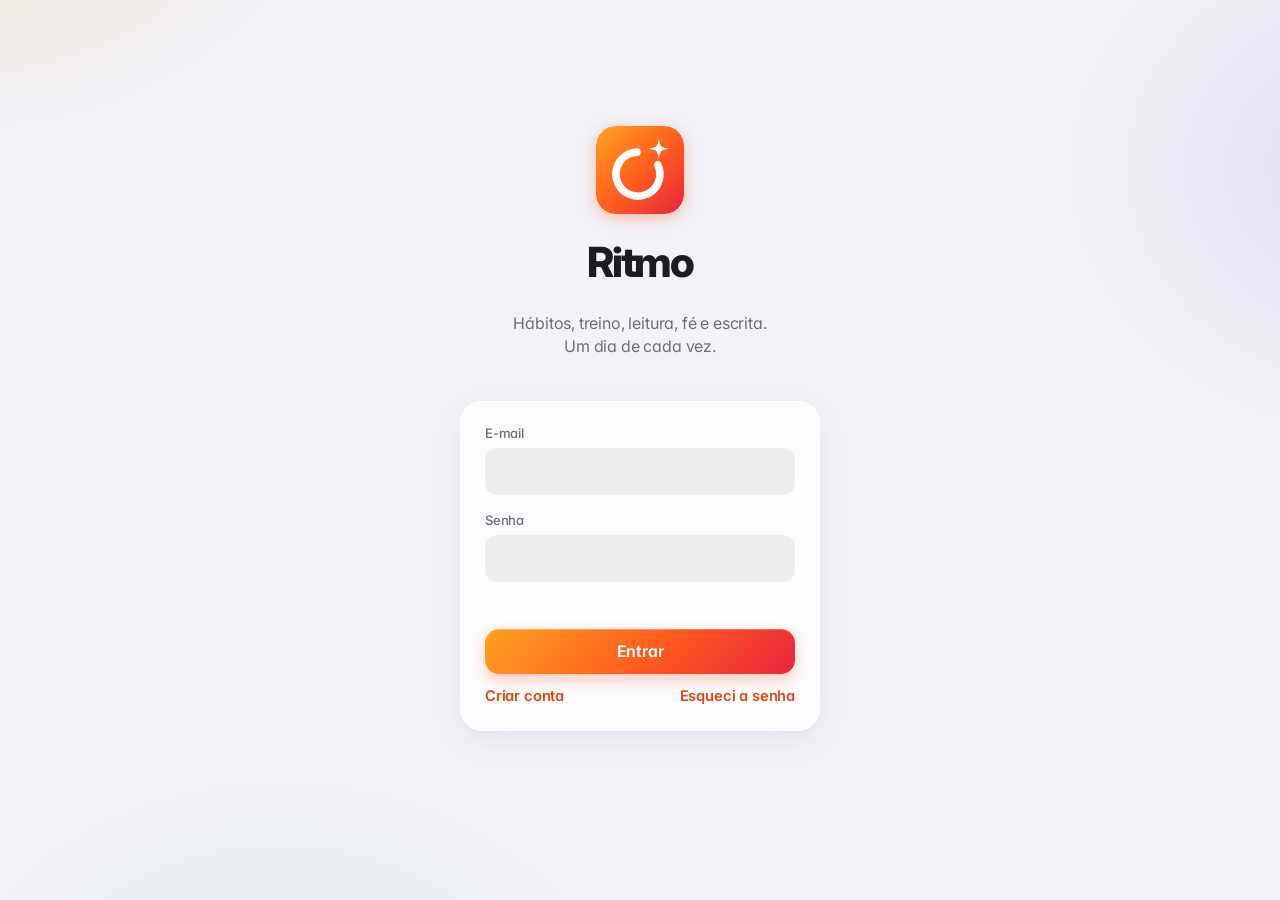
<file: index.html>
<!doctype html>
<html lang="pt-BR">
<head>
<meta charset="utf-8">
<meta name="viewport" content="width=device-width,initial-scale=1,viewport-fit=cover">
<title>Ritmo</title>
<meta name="description" content="Hábitos, treino, leitura, fé e escrita. Um dia de cada vez.">
<meta name="theme-color" content="#f2f2f7" media="(prefers-color-scheme: light)">
<meta name="theme-color" content="#000000" media="(prefers-color-scheme: dark)">
<link rel="manifest" href="manifest.webmanifest">
<link rel="icon" href="icons/favicon.svg" type="image/svg+xml">
<link rel="apple-touch-icon" href="icons/apple-touch-icon.png">
<meta name="apple-mobile-web-app-title" content="Ritmo">
<meta name="apple-mobile-web-app-status-bar-style" content="default">
<meta name="apple-mobile-web-app-capable" content="yes">
<link rel="preconnect" href="https://fonts.googleapis.com">
<link rel="preconnect" href="https://fonts.gstatic.com" crossorigin>
<link href="https://fonts.googleapis.com/css2?family=Inter:wght@400;500;600;700;800&family=Newsreader:ital,opsz,wght@0,6..72,400;0,6..72,500;1,6..72,400;1,6..72,500&display=swap" rel="stylesheet">
<link rel="stylesheet" href="css/base.css">
<link rel="stylesheet" href="css/telas.css">
<link rel="stylesheet" href="css/areas.css">
<link rel="stylesheet" href="css/motion.css">
<link rel="stylesheet" href="css/extras.css">
<link rel="stylesheet" href="css/mobile.css">
</head>
<body>
<div id="app"></div>
<dialog id="modal" aria-labelledby="modal-t"></dialog>
<div id="toast" role="status" aria-live="polite"></div>
<script src="vendor/supabase.js"></script>
<script src="js/00-config.js"></script>
<script src="js/01-base.js"></script>
<script src="js/02-dados.js"></script>
<script src="js/03-jogo.js"></script>
<script src="js/04-efeitos.js"></script>
<script src="js/04a-grafico.js"></script>
<script src="js/05-inicio.js"></script>
<script src="js/05a-proximos.js"></script>
<script src="js/06-habitos.js"></script>
<script src="js/07-treino.js"></script>
<script src="js/07a-animacoes.js"></script>
<script src="js/08-sessao.js"></script>
<script src="js/08a-treino-mais.js"></script>
<script src="js/09-leitura.js"></script>
<script src="js/10-biblia.js"></script>
<script src="js/10a-ano-dados.js"></script>
<script src="js/11-devocional.js"></script>
<script src="js/11a-ano.js"></script>
<script src="js/11b-ano-acoes.js"></script>
<script src="js/11c-devo-abas.js"></script>
<script src="js/12-escrita.js"></script>
<script src="js/12a-saude.js"></script>
<script src="js/12b-dieta.js"></script>
<script src="js/12c-dieta-editar.js"></script>
<script src="js/12d-agua.js"></script>
<script src="js/13-metas.js"></script>
<script src="js/13a-semana.js"></script>
<script src="js/14-conquistas.js"></script>
<script src="js/15-menu.js"></script>
<script src="js/15a-extras.js"></script>
<script src="js/15b-tour.js"></script>
<script src="js/15c-conta.js"></script>
<script src="js/15d-apagar.js"></script>
<script src="js/16-boot.js"></script>
</body>
</html>
</file>
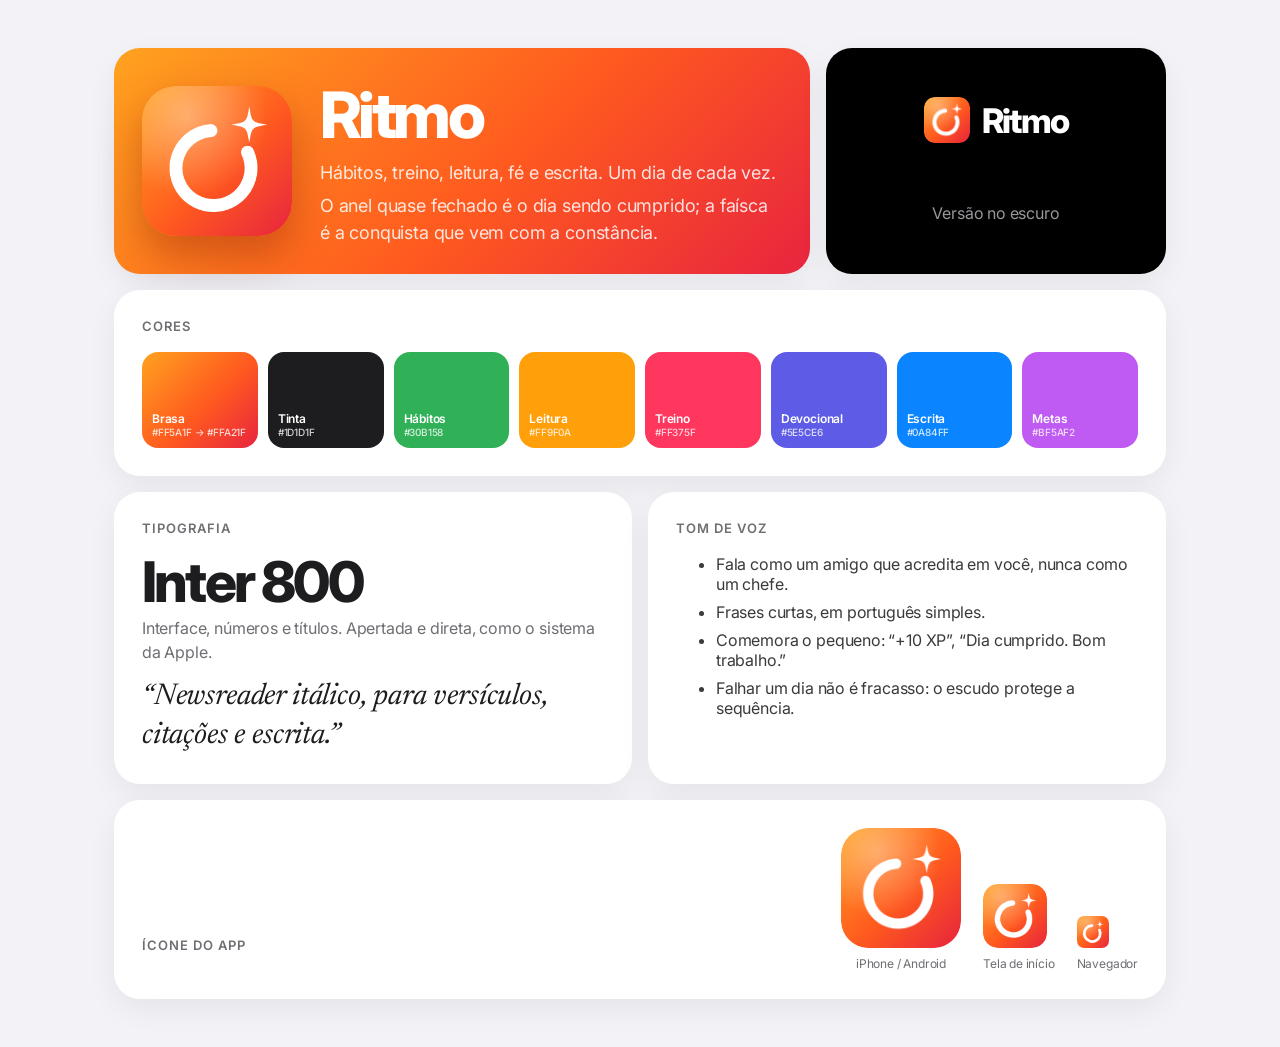
<file: docs/marca.html>
<!doctype html>
<html lang="pt-BR"><head><meta charset="utf-8"><meta name="viewport" content="width=device-width,initial-scale=1">
<title>Ritmo · Identidade visual</title>
<link href="https://fonts.googleapis.com/css2?family=Inter:wght@400;500;600;700;800&family=Newsreader:ital,opsz,wght@1,6..72,400&display=swap" rel="stylesheet">
<style>
  :root { --grad: linear-gradient(135deg, #ffa21f, #ff5a1f 55%, #e8243f); }
  * { box-sizing: border-box; } body { margin: 0; font-family: Inter, system-ui, sans-serif; background: #f2f2f7; color: #1d1d1f; letter-spacing: -.011em; }
  .wrap { max-width: 1100px; margin: 0 auto; padding: 48px 24px; display: grid; grid-template-columns: repeat(6, 1fr); gap: 16px; }
  .c { background: #fff; border-radius: 26px; padding: 28px; box-shadow: 0 10px 30px rgba(0,0,0,.06); }
  h1 { font-size: 64px; letter-spacing: -.055em; margin: 0; font-weight: 800; } h2 { font-size: 13px; text-transform: uppercase; letter-spacing: .08em; color: #6e6e73; margin: 0 0 18px; font-weight: 600; }
  p { color: #6e6e73; line-height: 1.5; margin: 6px 0 0; }
  .hero { grid-column: span 4; display: flex; gap: 28px; align-items: center; background: var(--grad); color: #fff; }
  .hero p { color: rgba(255,255,255,.85); font-size: 18px; } .hero img { width: 150px; border-radius: 34px; box-shadow: 0 20px 40px rgba(120,20,0,.35); }
  .dark { grid-column: span 2; background: #000; color: #fff; display: grid; place-items: center; gap: 10px; text-align: center; }
  .wm { display: flex; align-items: center; gap: 12px; font-size: 34px; font-weight: 800; letter-spacing: -.05em; } .wm img { width: 46px; border-radius: 11px; }
  .sw { grid-column: span 6; } .cores { display: grid; grid-template-columns: repeat(8, 1fr); gap: 10px; }
  .cor { border-radius: 16px; height: 96px; padding: 10px; display: flex; flex-direction: column; justify-content: flex-end; color: #fff; font-size: 12px; font-weight: 600; }
  .cor small { opacity: .8; font-weight: 500; }
  .tipo { grid-column: span 3; } .tipo .a { font-size: 56px; font-weight: 800; letter-spacing: -.05em; line-height: 1; } .tipo .b { font: italic 30px/1.3 Newsreader, serif; margin-top: 14px; }
  .voz { grid-column: span 3; } .voz li { margin: 8px 0; color: #3a3a3c; } .ic { grid-column: span 6; display: flex; gap: 22px; align-items: flex-end; }
  .ic figure { margin: 0; text-align: center; font-size: 12px; color: #6e6e73; } .ic img { display: block; margin-bottom: 8px; }
</style></head><body><div class="wrap">
  <section class="c hero"><img src="../icons/icon-512.png" alt="Ícone do Ritmo"><div><h1>Ritmo</h1><p>Hábitos, treino, leitura, fé e escrita. Um dia de cada vez.</p>
    <p>O anel quase fechado é o dia sendo cumprido; a faísca é a conquista que vem com a constância.</p></div></section>
  <section class="c dark"><div class="wm"><img src="../icons/icon-192.png" alt="">Ritmo</div><p style="color:#98989d">Versão no escuro</p></section>
  <section class="c sw"><h2>Cores</h2><div class="cores">
    <div class="cor" style="background:var(--grad)">Brasa<small>#FF5A1F → #FFA21F</small></div>
    <div class="cor" style="background:#1d1d1f">Tinta<small>#1D1D1F</small></div>
    <div class="cor" style="background:#30b158">Hábitos<small>#30B158</small></div>
    <div class="cor" style="background:#ff9f0a">Leitura<small>#FF9F0A</small></div>
    <div class="cor" style="background:#ff375f">Treino<small>#FF375F</small></div>
    <div class="cor" style="background:#5e5ce6">Devocional<small>#5E5CE6</small></div>
    <div class="cor" style="background:#0a84ff">Escrita<small>#0A84FF</small></div>
    <div class="cor" style="background:#bf5af2">Metas<small>#BF5AF2</small></div></div></section>
  <section class="c tipo"><h2>Tipografia</h2><div class="a">Inter 800</div><p>Interface, números e títulos. Apertada e direta, como o sistema da Apple.</p>
    <div class="b">“Newsreader itálico, para versículos, citações e escrita.”</div></section>
  <section class="c voz"><h2>Tom de voz</h2><ul><li>Fala como um amigo que acredita em você, nunca como um chefe.</li><li>Frases curtas, em português simples.</li>
    <li>Comemora o pequeno: “+10 XP”, “Dia cumprido. Bom trabalho.”</li><li>Falhar um dia não é fracasso: o escudo protege a sequência.</li></ul></section>
  <section class="c ic"><h2 style="margin-right:auto">Ícone do app</h2><figure><img src="../icons/icon-512.png" width="120" style="border-radius:27px">iPhone / Android</figure>
    <figure><img src="../icons/icon-192.png" width="64" style="border-radius:15px">Tela de início</figure><figure><img src="../icons/favicon.svg" width="32">Navegador</figure></section>
</div></body></html>
</file>
<file: css/base.css>
/* ============ Ritmo · tokens, tipografia, vidro, botões, formulários, folha ============
   Identidade: fundo neutro (estilo Apple), cartões de vidro fosco, laranja-brasa da marca,
   uma cor por área (hábitos verde, leitura âmbar, treino rosa, devocional índigo, escrita azul, metas roxo). */
:root {
  --bg: #f2f2f7; --bg-2: #e5e5ea;
  --paper: rgba(255, 255, 255, .72); --paper-solid: #fff; --stroke: rgba(255, 255, 255, .8);
  --line: rgba(60, 60, 67, .12); --fill: rgba(120, 120, 128, .1);
  --ink: #1d1d1f; --muted: #6e6e73; --faint: #aeaeb2;
  --brand: #ff5a1f; --brand-2: #ffa21f; --grad: linear-gradient(135deg, #ffa21f, #ff5a1f 55%, #e8243f);
  --red: #e0480f; --red-2: #ff5a1f; --green: #30b158; --gold: #ff9f0a;
  --shadow: 0 1px 2px rgba(0, 0, 0, .04), 0 10px 30px rgba(0, 0, 0, .06);
  --shadow-lg: 0 20px 60px rgba(0, 0, 0, .14);
  --r: 22px; --r-sm: 14px;
  --sans: 'Inter', -apple-system, BlinkMacSystemFont, 'SF Pro Text', system-ui, sans-serif;
  --read: 'Newsreader', 'New York', Georgia, serif;
  --blur: saturate(180%) blur(22px);
  color-scheme: light;
}
@media (prefers-color-scheme: dark) { :root:not([data-theme=light]) {
  --bg: #000; --bg-2: #1c1c1e; --paper: rgba(28, 28, 30, .7); --paper-solid: #1c1c1e; --stroke: rgba(255, 255, 255, .08);
  --line: rgba(84, 84, 88, .45); --fill: rgba(120, 120, 128, .2); --ink: #f5f5f7; --muted: #98989d; --faint: #636366;
  --red: #ff7a45; --green: #32d74b; --gold: #ffb340; --shadow: 0 1px 0 rgba(255, 255, 255, .04) inset, 0 10px 30px rgba(0, 0, 0, .5); color-scheme: dark; } }
:root[data-theme=dark] {
  --bg: #000; --bg-2: #1c1c1e; --paper: rgba(28, 28, 30, .7); --paper-solid: #1c1c1e; --stroke: rgba(255, 255, 255, .08);
  --line: rgba(84, 84, 88, .45); --fill: rgba(120, 120, 128, .2); --ink: #f5f5f7; --muted: #98989d; --faint: #636366;
  --red: #ff7a45; --green: #32d74b; --gold: #ffb340; --shadow: 0 1px 0 rgba(255, 255, 255, .04) inset, 0 10px 30px rgba(0, 0, 0, .5); color-scheme: dark;
}
* { box-sizing: border-box; -webkit-tap-highlight-color: transparent; }
html { -webkit-text-size-adjust: 100%; }
body {
  margin: 0; min-height: 100vh; color: var(--ink); font: 1rem/1.45 var(--sans); letter-spacing: -.011em;
  background: var(--bg); -webkit-font-smoothing: antialiased; font-feature-settings: 'cv11', 'ss01';
}
/* luzes suaves atrás do vidro */
body::before { content: ''; position: fixed; inset: -20vmax; z-index: -1; pointer-events: none;
  background: radial-gradient(40vmax 30vmax at 12% 8%, color-mix(in srgb, var(--brand-2) 22%, transparent), transparent 70%),
    radial-gradient(36vmax 30vmax at 92% 30%, color-mix(in srgb, #5e5ce6 14%, transparent), transparent 70%),
    radial-gradient(40vmax 34vmax at 30% 95%, color-mix(in srgb, #30b158 12%, transparent), transparent 70%); }
button, input, select, textarea { font: inherit; color: inherit; letter-spacing: inherit; }
button { cursor: pointer; background: none; border: 0; padding: 0; }
em { font-style: normal; }
.serif { font-family: var(--sans); font-weight: 650; letter-spacing: -.025em; font-variant-numeric: tabular-nums; }
.muted { color: var(--muted); }
.muted-i { color: var(--muted); font-size: .62em; font-weight: 500; }
.red { color: var(--red); }
.tiny { font-size: .8rem; display: block; line-height: 1.35; }
.lg { font-size: 1.15rem; display: block; line-height: 1.25; font-weight: 600; letter-spacing: -.02em; }
.xl { font-size: 2rem; line-height: 1; font-weight: 700; letter-spacing: -.035em; }
.big { font-size: 2.2rem; font-weight: 700; line-height: 1; letter-spacing: -.04em; margin-top: 8px; }
.grow { flex: 1; min-width: 0; display: flex; flex-direction: column; }
.right { text-align: right; }
.row-between { display: flex; align-items: center; justify-content: space-between; gap: 12px; }
.eyebrow { font-size: .7rem; letter-spacing: .08em; text-transform: uppercase; color: var(--muted); font-weight: 600; display: block; }
.eyebrow.red { color: var(--red); }
.link { color: var(--red); font-weight: 600; white-space: nowrap; font-size: .92rem; }
.link:hover { opacity: .75; }
.grad-t { background: var(--grad); -webkit-background-clip: text; background-clip: text; color: transparent; }

/* vidro */
.card {
  display: block; width: 100%; text-align: left; background: var(--paper); -webkit-backdrop-filter: var(--blur); backdrop-filter: var(--blur);
  border: 1px solid var(--stroke); border-radius: var(--r); padding: 18px; margin: 0 0 14px; box-shadow: var(--shadow);
}
.empty, .empty-card { text-align: center; }
.empty-card strong { display: block; font-size: 1.15rem; margin: 6px 0 2px; }

.bar { height: 6px; background: var(--fill); border-radius: 6px; overflow: hidden; margin: 8px 0 4px; }
.bar i { display: block; height: 100%; background: var(--grad); border-radius: 6px; transition: width .5s cubic-bezier(.2, .8, .2, 1); }
.bar.gold i { background: linear-gradient(90deg, var(--brand-2), var(--brand)); }

/* botões */
.btn { background: var(--grad); color: #fff; border-radius: 14px; padding: 11px 18px; font-weight: 600; display: inline-flex; align-items: center; justify-content: center; gap: 6px;
  box-shadow: 0 6px 16px color-mix(in srgb, var(--brand) 30%, transparent), inset 0 1px 0 rgba(255, 255, 255, .25); }
.btn.wide { width: 100%; margin: 6px 0 12px; }
.btn.ghost { background: var(--fill); color: var(--ink); box-shadow: none; }
.btn.danger { color: #ff3b30; }
.btn-sm { display: inline-flex; align-items: center; gap: 4px; background: color-mix(in srgb, var(--brand) 12%, transparent); color: var(--red); border-radius: 999px; padding: 6px 13px; font-weight: 600; font-size: .86rem; }
.btn-sm.ghost { background: var(--fill); color: var(--ink); }
.btn-sm:disabled, .btn:disabled { opacity: .4; cursor: default; }
.icon-btn { width: 36px; height: 36px; display: grid; place-items: center; border-radius: 50%; color: var(--muted); flex: none; }
.icon-btn:hover { background: var(--fill); }
.chip { display: inline-flex; align-items: center; gap: 5px; border-radius: 999px; padding: 7px 13px; font-size: .88rem; font-weight: 500; background: var(--fill); }
.chip.on { background: var(--hc, var(--green)); color: #fff; box-shadow: 0 4px 12px color-mix(in srgb, var(--hc, var(--green)) 35%, transparent); }
.chip b { font-size: .76rem; color: var(--hc, var(--green)); }
:focus-visible { outline: 2.5px solid color-mix(in srgb, var(--brand) 70%, transparent); outline-offset: 2px; }

/* formulários (estilo iOS) */
label { display: block; font-size: .82rem; color: var(--muted); margin-bottom: 12px; font-weight: 500; }
input:not([type=checkbox]):not([type=radio]), select, textarea {
  display: block; width: 100%; margin-top: 5px; padding: 11px 13px; border: 1px solid transparent; border-radius: 12px;
  background: var(--fill); color: var(--ink); font-size: 1rem; transition: border-color .2s, background .2s;
}
input:focus, select:focus, textarea:focus { outline: none; border-color: color-mix(in srgb, var(--brand) 60%, transparent); background: var(--paper-solid); }
input[type=checkbox], input[type=radio] { accent-color: var(--brand); width: 18px; height: 18px; }
textarea { resize: vertical; line-height: 1.5; }
fieldset { border: 0; padding: 0; margin: 0 0 12px; }
legend { font-size: .82rem; color: var(--muted); margin-bottom: 6px; font-weight: 500; }
label.check { display: flex; gap: 10px; align-items: center; color: var(--ink); font-size: .95rem; }
.grid2 { display: grid; grid-template-columns: 1fr 1fr; gap: 12px; }
.grid3 { display: grid; grid-template-columns: repeat(3, 1fr); gap: 10px; }
.form-actions { display: flex; justify-content: flex-end; gap: 10px; margin-top: 8px; flex-wrap: wrap; }
.form-actions.start { justify-content: flex-start; }
.err { color: #ff3b30; min-height: 1.2em; margin: 0 0 4px; font-size: .88rem; }
.swatches { display: flex; flex-wrap: wrap; gap: 10px; }
.swatch { margin: 0; width: 30px; height: 40px; border-radius: 4px; background: var(--c); position: relative; cursor: pointer; box-shadow: inset 0 0 0 1px rgba(0, 0, 0, .12); }
.swatch input { position: absolute; opacity: 0; inset: 0; cursor: pointer; }
.swatch.round { width: 32px; height: 32px; border-radius: 50%; }
.swatch:has(input:checked) { outline: 2.5px solid var(--ink); outline-offset: 2px; }
.days { display: flex; gap: 6px; flex-wrap: wrap; }
.day { margin: 0; }
.day input { position: absolute; opacity: 0; }
.day span { display: block; padding: 7px 11px; border-radius: 999px; color: var(--ink); background: var(--fill); text-transform: capitalize; font-size: .88rem; }
.day input:checked + span { background: var(--ink); color: var(--bg); }
.day input:focus-visible + span { outline: 2px solid var(--brand); }
.quick { display: flex; gap: 8px; margin: -4px 0 8px; flex-wrap: wrap; }
.seg { display: grid; grid-auto-flow: column; grid-auto-columns: 1fr; background: var(--fill); border-radius: 12px; padding: 3px; margin-top: 10px; }
.seg button { padding: 8px; border-radius: 10px; font-size: .9rem; font-weight: 500; color: var(--muted); }
.seg button.on { background: var(--paper-solid); color: var(--ink); box-shadow: 0 2px 8px rgba(0, 0, 0, .1); }

/* folha que sobe de baixo (janela no meio no computador) */
dialog {
  border: 0; padding: 0; width: min(560px, 100vw); max-height: 92vh; max-width: 100vw; margin: auto auto 0; border-radius: 28px 28px 0 0;
  background: color-mix(in srgb, var(--paper-solid) 88%, transparent); -webkit-backdrop-filter: var(--blur); backdrop-filter: var(--blur);
  color: var(--ink); box-shadow: var(--shadow-lg); overflow: hidden; display: none; flex-direction: column; border-top: 1px solid var(--stroke);
}
dialog[open] { display: flex; }
@media (min-width: 700px) { dialog { margin: auto; border-radius: 24px; } }
dialog::backdrop { background: rgba(0, 0, 0, .35); -webkit-backdrop-filter: blur(6px); backdrop-filter: blur(6px); }
.modal-h { display: flex; align-items: center; justify-content: space-between; padding: 18px 16px 6px 22px; position: relative; }
.modal-h::before { content: ''; position: absolute; top: 7px; left: 50%; width: 36px; height: 5px; margin-left: -18px; border-radius: 5px; background: var(--faint); opacity: .5; }
.modal-h h2 { margin: 0; font-size: 1.35rem; line-height: 1.2; font-weight: 700; letter-spacing: -.03em; }
.modal-h .icon-btn { background: var(--fill); width: 30px; height: 30px; }
.modal-b { padding: 4px 22px calc(22px + env(safe-area-inset-bottom)); overflow-y: auto; overscroll-behavior: contain; }

@media (max-width: 420px) { .grid3 { grid-template-columns: 1fr; } }
@media (prefers-reduced-motion: reduce) { * { transition: none !important; } }

/* personalização: cor de destaque e tamanho do texto */
:root[data-accent=oceano] { --brand: #0a84ff; --brand-2: #5ac8fa; --grad: linear-gradient(135deg, #5ac8fa, #0a84ff 55%, #3a5bf0); --red: #0a6ed8; --red-2: #0a84ff; }
:root[data-accent=floresta] { --brand: #30b158; --brand-2: #a8e063; --grad: linear-gradient(135deg, #a8e063, #30b158 55%, #12805c); --red: #1f8a45; --red-2: #30b158; }
:root[data-accent=lavanda] { --brand: #5e5ce6; --brand-2: #bf5af2; --grad: linear-gradient(135deg, #bf5af2, #5e5ce6 60%, #3a38b8); --red: #5452d6; --red-2: #5e5ce6; }
:root[data-accent=rosa] { --brand: #ff375f; --brand-2: #ff8fab; --grad: linear-gradient(135deg, #ff8fab, #ff375f 55%, #d6204a); --red: #e0284f; --red-2: #ff375f; }
:root[data-accent=grafite] { --brand: #3a3a3c; --brand-2: #8e8e93; --grad: linear-gradient(135deg, #8e8e93, #48484a 55%, #1d1d1f); --red: #3a3a3c; --red-2: #48484a; }
@media (prefers-color-scheme: dark) { :root:not([data-theme=light])[data-accent=grafite] { --brand: #d1d1d6; --red: #e5e5ea; --grad: linear-gradient(135deg, #f2f2f7, #aeaeb2); } }
:root[data-theme=dark][data-accent=grafite] { --brand: #d1d1d6; --red: #e5e5ea; --grad: linear-gradient(135deg, #f2f2f7, #aeaeb2); }
:root[data-fs=grande] { font-size: 17.5px; } :root[data-fs=maior] { font-size: 19px; }
.accents { display: grid; grid-template-columns: repeat(6, 1fr); gap: 8px; }
.accent { margin: 0; display: flex; flex-direction: column; align-items: center; gap: 4px; cursor: pointer; }
.accent input { position: absolute; opacity: 0; }
.accent span { width: 40px; height: 40px; border-radius: 50%; background: linear-gradient(135deg, var(--a), var(--b)); box-shadow: 0 4px 10px color-mix(in srgb, var(--b) 35%, transparent); transition: transform .2s; }
.accent:has(input:checked) span { outline: 3px solid var(--ink); outline-offset: 2px; transform: scale(1.05); }
.accent small { font-size: .7rem; color: var(--muted); }
.seg-op { margin: 0; display: grid; cursor: pointer; }
.seg-op input { position: absolute; opacity: 0; }
.seg-op span { padding: 8px; border-radius: 10px; font-size: .9rem; text-align: center; color: var(--muted); font-weight: 500; }
.seg-op:has(input:checked) span { background: var(--paper-solid); color: var(--ink); box-shadow: 0 2px 8px rgba(0, 0, 0, .1); }
.toggles { display: flex; flex-direction: column; }
.tgl { display: flex; align-items: center; gap: 10px; margin: 0; padding: 11px 0; border-bottom: 1px solid var(--line); color: var(--ink); font-size: .95rem; cursor: pointer; }
.tgl:last-child { border: 0; } .tgl span { flex: 1; } .tgl svg { color: var(--muted); }
.tgl input { position: absolute; opacity: 0; }
.tgl i { width: 46px; height: 28px; border-radius: 14px; background: var(--fill); position: relative; transition: background .25s; flex: none; }
.tgl i::after { content: ''; position: absolute; top: 3px; left: 3px; width: 22px; height: 22px; border-radius: 50%; background: #fff; box-shadow: 0 2px 6px rgba(0, 0, 0, .2); transition: transform .25s cubic-bezier(.3, 1.4, .5, 1); }
.tgl input:checked + i { background: var(--green); } .tgl input:checked + i::after { transform: translateX(18px); }
.tgl input:focus-visible + i { outline: 2px solid var(--brand); outline-offset: 2px; }
.reset-grid { display: grid; grid-template-columns: 1fr 1fr; gap: 8px; margin: 10px 0; }
.reset-grid .qbtn { justify-content: flex-start; gap: 8px; padding: 12px; } .reset-grid .qbtn b { flex: 1; text-align: left; }
</file>
<file: css/telas.css>
/* ============ casca (barra lateral, barra de abas), Início, Hábitos, Metas, Menu ============ */
.shell { display: flex; min-height: 100vh; }
.col { flex: 1; min-width: 0; }
.page { position: relative; max-width: 680px; margin: 0 auto; padding: 4px 16px calc(120px + env(safe-area-inset-bottom)); }
.top { display: flex; align-items: flex-end; justify-content: space-between; margin: 10px 0 18px; padding: 0 2px; gap: 8px; }
.top h1 { margin: 2px 0 0; font-size: 2.1rem; font-weight: 750; line-height: 1.08; letter-spacing: -.045em; }
.top .sub { margin: 6px 0 0; font-size: .92rem; }
.back { display: inline-flex; align-items: center; gap: 2px; color: var(--red); font-size: .95rem; font-weight: 500; margin: 6px 0 -4px; }
.back svg { transform: rotate(180deg); }
.banner { background: var(--ink); color: var(--bg); text-align: center; padding: 8px 12px; font-size: .86rem; }
.banner .link { color: var(--brand-2); margin-left: 6px; }
.loading { min-height: 90vh; display: grid; place-items: center; align-content: center; gap: 14px; font-size: 1.4rem; font-weight: 700; letter-spacing: -.03em; }
.sec { margin: 24px 4px 10px; }
.tiny-i { font-size: .8rem; }
.center { text-align: center; justify-content: center; }
.clamp1, .clamp2 { display: -webkit-box; -webkit-box-orient: vertical; overflow: hidden; }
.clamp1 { -webkit-line-clamp: 1; } .clamp2 { -webkit-line-clamp: 2; }
.row-gap { display: flex; gap: 16px; margin-top: 8px; }
.logo { flex: none; border-radius: 22%; box-shadow: 0 4px 14px color-mix(in srgb, var(--brand) 35%, transparent); }

/* barra do topo (celular) */
.appbar { position: sticky; top: 0; z-index: 9; display: flex; align-items: center; justify-content: space-between; padding: calc(8px + env(safe-area-inset-top)) 16px 8px;
  background: color-mix(in srgb, var(--bg) 70%, transparent); -webkit-backdrop-filter: var(--blur); backdrop-filter: var(--blur); }
.brand { display: flex; align-items: center; gap: 9px; font-weight: 750; font-size: 1.15rem; letter-spacing: -.035em; }
.lvl-chip { display: flex; align-items: center; gap: 6px; padding: 4px 4px 4px 11px; border-radius: 999px; background: var(--paper); border: 1px solid var(--stroke); box-shadow: var(--shadow); color: var(--brand); }
.lvl-chip b { color: var(--ink); font-size: .9rem; }
.avatar { position: relative; width: 40px; height: 40px; border-radius: 50%; display: grid; place-items: center; background: var(--grad); color: #fff; font-weight: 700; flex: none; }
.avatar.sm { width: 28px; height: 28px; font-size: .8rem; }
.avatar i { position: absolute; right: -4px; bottom: -4px; min-width: 20px; height: 20px; border-radius: 10px; background: var(--ink); color: var(--bg); font-size: .66rem; font-style: normal; display: grid; place-items: center; border: 2px solid var(--paper-solid); }

/* barra de abas flutuante de vidro (celular) */
.nav {
  position: fixed; left: 12px; right: 12px; bottom: calc(10px + env(safe-area-inset-bottom)); z-index: 10; max-width: 520px; margin: 0 auto;
  display: flex; justify-content: space-around; align-items: center; padding: 7px; border-radius: 30px;
  background: color-mix(in srgb, var(--paper-solid) 72%, transparent); -webkit-backdrop-filter: var(--blur); backdrop-filter: var(--blur);
  border: 1px solid var(--stroke); box-shadow: 0 10px 40px rgba(0, 0, 0, .14);
}
.nav-i { flex: 1; display: flex; flex-direction: column; align-items: center; gap: 1px; font-size: .68rem; font-weight: 500; color: var(--muted); padding: 5px 0; border-radius: 22px; }
.nav-ic { display: grid; place-items: center; height: 26px; }
.nav-i.on { color: var(--brand); background: color-mix(in srgb, var(--brand) 11%, transparent); font-weight: 600; }
.nav-plus { width: 52px; height: 52px; border-radius: 50%; background: var(--grad); color: #fff; display: grid; place-items: center; flex: none; margin: 0 4px;
  box-shadow: 0 8px 20px color-mix(in srgb, var(--brand) 45%, transparent), inset 0 1px 0 rgba(255, 255, 255, .3); }

/* barra lateral curva de vidro (computador) */
.side { display: none; }
@media (min-width: 1024px) {
  .appbar, .nav { display: none; }
  .side { display: flex; flex-direction: column; gap: 2px; position: sticky; top: 16px; height: calc(100vh - 32px); width: 264px; flex: none; margin: 16px 0 16px 16px; padding: 18px 14px;
    border-radius: 30px; background: var(--paper); -webkit-backdrop-filter: var(--blur); backdrop-filter: var(--blur); border: 1px solid var(--stroke); box-shadow: var(--shadow); overflow-y: auto; }
  .side .brand { padding: 0 8px 14px; }
  .me { display: flex; align-items: center; gap: 12px; padding: 12px; border-radius: 18px; background: var(--fill); text-align: left; margin-bottom: 8px; }
  .me .bar { margin: 6px 0 0; height: 4px; }
  .side-t { font-size: .68rem; letter-spacing: .08em; text-transform: uppercase; color: var(--faint); font-weight: 600; padding: 14px 12px 4px; }
  .side-i { display: flex; align-items: center; gap: 12px; padding: 9px 12px; border-radius: 12px; color: var(--muted); font-weight: 500; font-size: .95rem; transition: background .2s, color .2s; }
  .side-i:hover { background: var(--fill); color: var(--ink); }
  .side-i.on { background: var(--paper-solid); color: var(--ink); box-shadow: 0 2px 10px rgba(0, 0, 0, .08); }
  .side-i.on svg { color: var(--brand); }
  .side-i span { flex: 1; text-align: left; }
  .side-i em { display: flex; align-items: center; gap: 2px; font-size: .78rem; color: var(--brand); font-weight: 600; }
  .side-note { margin: auto 0 8px; padding: 14px; border-radius: 18px; text-align: left; color: #fff; background: linear-gradient(150deg, #2c2c6e, #5e5ce6 60%, #8e7cf0); box-shadow: 0 10px 24px rgba(94, 92, 230, .3); }
  .side-note .eyebrow { color: rgba(255, 255, 255, .7); }
  .side-note .vtxt { display: -webkit-box; -webkit-line-clamp: 4; -webkit-box-orient: vertical; overflow: hidden; font-family: var(--read); font-style: italic; font-size: 1rem; line-height: 1.35; margin: 6px 0; }
  .side-note b { font-size: .8rem; }
  .page { max-width: 1080px; padding: 26px 28px 60px; }
  .back { display: none; }
  .top h1 { font-size: 2.5rem; }
  /* painéis em grade */
  .pg-inicio, .pg-conquistas, .pg-treino, .pg-devocional, .pg-metas, .pg-escrita, .pg-leitura { display: grid; grid-template-columns: repeat(2, minmax(0, 1fr)); gap: 16px; align-items: start; }
  .page[class*=pg-] > :is(.top, .kpis, .sec, .medals, .live, .btn.start, .fichas, .tiles, .quick-grid, .row-between, .book-list, .nivel-hero, .back) { grid-column: 1 / -1; }
  .page[class*=pg-] > .card { margin: 0; }
  .pg-inicio > .hero, .pg-inicio > .card:has(.mrings) { grid-column: span 1; }
}

/* números com minigráfico */
.kpis { display: grid; grid-template-columns: repeat(2, 1fr); gap: 12px; margin-bottom: 14px; }
@media (min-width: 760px) { .kpis { grid-template-columns: repeat(4, 1fr); } }
.kpi { margin: 0; padding: 14px 14px 0; overflow: hidden; display: flex; flex-direction: column; }
.kpi-h { display: flex; align-items: center; gap: 7px; font-size: .82rem; color: var(--muted); font-weight: 500; }
.kpi-ic { width: 24px; height: 24px; border-radius: 8px; display: grid; place-items: center; color: #fff; background: var(--hc); }
.kpi-v { font-size: 1.75rem; font-weight: 750; letter-spacing: -.04em; margin-top: 8px; line-height: 1; font-variant-numeric: tabular-nums; }
.kpi-v small { font-size: .55em; color: var(--muted); font-weight: 600; margin-left: 1px; }
.kpi-d { font-size: .72rem; font-weight: 600; margin-top: 4px; color: var(--muted); }
.kpi-d.up { color: var(--green); } .kpi-d.down { color: #ff3b30; }
.kpi-d .muted { font-weight: 400; }
.spk { width: calc(100% + 28px); height: 38px; margin: 8px -14px 0; display: block; }

/* sequência */
.selo { width: 104px; height: 104px; border-radius: 50%; flex: none; display: flex; flex-direction: column; align-items: center; justify-content: center; position: relative;
  background: conic-gradient(from 200deg, var(--fill), var(--fill)); color: var(--muted); }
.selo.lit { background: var(--grad); color: #fff; box-shadow: 0 14px 30px color-mix(in srgb, var(--brand) 40%, transparent), inset 0 2px 0 rgba(255, 255, 255, .3); }
.selo::after { content: ''; position: absolute; inset: 7px; border-radius: 50%; border: 1.5px solid rgba(255, 255, 255, .35); }
.selo b { font-size: 2.5rem; line-height: 1; font-weight: 750; letter-spacing: -.05em; }
.selo small { font-size: .62rem; letter-spacing: .14em; font-weight: 600; opacity: .9; }
.hero { display: flex; gap: 16px; align-items: center; }
.hero-info { flex: 1; min-width: 0; }
.shields { display: flex; align-items: center; gap: 3px; margin: 6px 0 2px; flex-wrap: wrap; }
.shield { color: var(--faint); opacity: .5; display: grid; }
.shield.on { color: #0a84ff; opacity: 1; filter: drop-shadow(0 2px 4px rgba(10, 132, 255, .35)); }
.shields .tiny { display: inline; margin-left: 4px; color: var(--muted); }
.lvl { display: flex; justify-content: space-between; width: 100%; margin-top: 10px; font-size: .9rem; font-weight: 600; }
.lvl em { color: var(--brand); }
.pct { font-size: 1.9rem; font-weight: 750; letter-spacing: -.04em; }

/* anéis da missão */
.ring-wrap { position: relative; display: inline-grid; place-items: center; flex: none; }
.ring circle:first-child { stroke: var(--fill); }
.ring-in { position: absolute; inset: 0; display: flex; flex-direction: column; align-items: center; justify-content: center; line-height: 1; text-align: center; }
.ring-in small { font-size: .6rem; letter-spacing: .1em; color: var(--muted); margin-top: 3px; text-transform: uppercase; font-weight: 600; }
.ring-in b { font-size: 1.15rem; font-weight: 700; }
.mrings { display: flex; justify-content: space-between; gap: 4px; margin: 16px 0 4px; }
.mring { display: flex; flex-direction: column; align-items: center; gap: 5px; font-size: .72rem; color: var(--muted); flex: 1; font-weight: 500; }
.mring .ring-in { color: var(--ink); }
.mring.ok .ring-in { color: var(--green); }
.mring.opt { opacity: .75; }
.mring.opt > span:last-child::after { content: ' +'; color: var(--brand); font-weight: 700; }
.hab-chips { display: flex; flex-wrap: wrap; gap: 8px; margin-top: 14px; }
.hab-chips.center { justify-content: center; }

.live { display: flex; align-items: center; gap: 10px; width: 100%; padding: 13px 16px; border-radius: 18px; margin-bottom: 14px; text-align: left;
  background: #1d1d1f; color: #fff; box-shadow: 0 10px 30px rgba(0, 0, 0, .2); }
.live > svg:first-child { color: var(--brand-2); }
.live span { flex: 1; font-weight: 500; }
.live b { font-size: 1.25rem; font-weight: 700; font-variant-numeric: tabular-nums; }
.big-live { padding: 16px 18px; }

.verse { text-align: left; color: #fff; border: 0; background: linear-gradient(150deg, #24245a, #5e5ce6 62%, #8e7cf0); box-shadow: 0 14px 34px rgba(94, 92, 230, .28); }
.verse .eyebrow { color: rgba(255, 255, 255, .7); }
.verse blockquote { margin: 10px 0; font-family: var(--read); font-size: 1.35rem; line-height: 1.35; font-style: italic; letter-spacing: 0; }
.verse .ref { color: #fff; font-weight: 600; font-size: .9rem; opacity: .9; }
.big-verse blockquote { font-size: 1.55rem; }

.mini-goal { margin-top: 12px; font-size: .92rem; }
.mini-goal b { font-variant-numeric: tabular-nums; }
.lendo { display: flex; gap: 16px; }
.lendo-info { flex: 1; min-width: 0; }
.lendo h2 { margin: 4px 0 0; font-size: 1.3rem; font-weight: 700; line-height: 1.15; letter-spacing: -.03em; }
.lendo-btns { display: flex; gap: 8px; flex-wrap: wrap; margin-top: 10px; }

/* hábitos */
.resumo { display: flex; align-items: center; gap: 18px; }
.resumo .stats { flex: 1; border: 0; margin: 0; padding: 0; }
.stats { display: grid; grid-template-columns: 1fr 1fr; gap: 10px; border-top: 1px solid var(--line); margin-top: 12px; padding-top: 12px; }
.stats.two { grid-template-columns: 1fr 1fr; }
.stats.three { grid-template-columns: repeat(3, 1fr); border: 0; margin: 0 0 12px; padding: 0; row-gap: 14px; }
.stats b { display: block; font-size: 1.45rem; line-height: 1.1; font-weight: 700; letter-spacing: -.035em; }
.stats span { font-size: .76rem; color: var(--muted); }
.stats small { display: block; font-size: .72rem; font-weight: 600; }
.up { color: var(--green); } .down { color: #ff3b30; }
.habit { position: relative; overflow: hidden; }
.habit::before { content: ''; position: absolute; left: 0; top: 18px; bottom: 18px; width: 4px; border-radius: 0 4px 4px 0; background: var(--hc); }
.habit .row-between { gap: 10px; }
.hcheck { width: 44px; height: 44px; border-radius: 50%; border: 2.5px solid color-mix(in srgb, var(--hc) 60%, transparent); display: grid; place-items: center; flex: none; color: #fff; transition: background .2s, transform .2s, box-shadow .2s; }
.hcheck.on { background: var(--hc); border-color: var(--hc); box-shadow: 0 6px 14px color-mix(in srgb, var(--hc) 40%, transparent); }
.hcheck:disabled, .hcount:disabled { opacity: .35; cursor: default; }
.hcount { flex: none; }
.hcount .ring-in b { font-size: 1rem; }
.hstreak { display: flex; align-items: center; gap: 2px; color: var(--brand); font-weight: 700; font-size: 1.05rem; }
.hnums { display: flex; flex-direction: column; align-items: flex-end; flex: none; }
.hgrid { display: grid; grid-template-columns: repeat(28, 1fr); gap: 3px; margin-top: 14px; }
.hgrid i { aspect-ratio: 1; border-radius: 3px; background: var(--fill); }
.hgrid i.on { background: var(--hc); }
.hgrid i.off { background: transparent; border: 1px dashed var(--line); }
.hgrid i.today { outline: 1.5px solid var(--ink); outline-offset: 1px; }
.forca { display: grid; grid-template-columns: auto 1fr auto; align-items: center; gap: 10px; margin-top: 10px; }
.forca .bar { margin: 0; }
.bar.habit i { background: var(--hc); }

/* metas e relatório */
.bar.green i { background: var(--green); }
.green-t { color: var(--green); }
.tag { display: inline-flex; align-items: center; gap: 3px; padding: 3px 9px; border-radius: 999px; background: var(--fill); color: var(--ink); font-size: .74rem; font-weight: 600; white-space: nowrap; }
.tag.ok { background: color-mix(in srgb, var(--green) 16%, transparent); color: var(--green); }
.tag.gold { background: color-mix(in srgb, var(--brand) 13%, transparent); color: var(--red); }
.tag.warn { background: color-mix(in srgb, #ff3b30 13%, transparent); color: #ff3b30; }
.goal.hit { box-shadow: var(--shadow), inset 0 0 0 1.5px var(--green); }
.goal-num { display: flex; align-items: baseline; gap: 6px; margin-top: 10px; }
.goal-num b { font-size: 2.1rem; line-height: 1; font-weight: 750; letter-spacing: -.045em; }
.goal-num span { color: var(--muted); font-size: 1rem; font-weight: 500; }
.mnav { display: flex; align-items: center; justify-content: space-between; margin-bottom: 14px; }
.mnav .icon-btn { font-size: 1.4rem; color: var(--brand); background: var(--fill); }
.mnav .icon-btn:disabled { opacity: .25; }
.hrate { display: grid; grid-template-columns: 1fr auto auto; gap: 0 10px; align-items: baseline; margin-top: 10px; font-size: .92rem; }
.hrate .bar { grid-column: 1 / -1; margin: 4px 0 0; }
.hrate b { font-weight: 700; font-variant-numeric: tabular-nums; }
.mbars { display: flex; align-items: flex-end; gap: 8px; height: 120px; margin: 12px 0 18px; }
.mcol { flex: 1; height: 100%; display: flex; flex-direction: column; justify-content: flex-end; align-items: center; gap: 4px; }
.mcol b { font-size: .74rem; font-weight: 600; color: var(--muted); }
.mcol i { width: 100%; max-width: 34px; min-height: 3px; background: var(--fill); border-radius: 8px; }
.mcol.today i { background: var(--grad); box-shadow: 0 6px 14px color-mix(in srgb, var(--brand) 30%, transparent); }
.mcol.today b { color: var(--ink); }
.mcol span { font-size: .7rem; color: var(--muted); }
.only-habito, .only-manual { display: none; }
form:has(select[name=kind] option[value=habito]:checked) .only-habito,
form:has(select[name=kind] option[value=manual]:checked) .only-manual { display: block; }

/* menu */
.tiles { display: grid; grid-template-columns: 1fr 1fr; gap: 12px; }
@media (min-width: 760px) { .tiles { grid-template-columns: repeat(3, 1fr); } }
.tile { background: var(--paper); -webkit-backdrop-filter: var(--blur); backdrop-filter: var(--blur); border: 1px solid var(--stroke); border-radius: var(--r); padding: 16px; text-align: left;
  display: flex; flex-direction: column; gap: 3px; box-shadow: var(--shadow); min-height: 148px; }
.tile-ic { width: 44px; height: 44px; border-radius: 13px; display: grid; place-items: center; color: #fff; margin-bottom: auto;
  background: linear-gradient(145deg, color-mix(in srgb, var(--hc) 75%, #fff), var(--hc)); box-shadow: 0 6px 14px color-mix(in srgb, var(--hc) 35%, transparent); }
.tile strong { font-size: 1.1rem; margin-top: 14px; }

/* registro rápido */
.quick-grid { display: grid; grid-template-columns: 1fr 1fr; gap: 10px; }
.quick-grid.three { grid-template-columns: repeat(3, 1fr); margin-bottom: 14px; }
.quick-grid.one { grid-template-columns: 1fr; }
.qbtn { border-radius: 18px; padding: 16px 8px; display: flex; flex-direction: column; align-items: center; gap: 4px; background: var(--fill); color: var(--ink); text-align: center; font-size: .92rem; }
.qbtn.row { flex-direction: row; justify-content: space-between; padding: 14px 16px; }
.qbtn svg { color: var(--brand); }

/* login */
.login { max-width: 400px; margin: 0 auto; padding: 14vh 20px 40px; text-align: center; display: flex; flex-direction: column; align-items: center; }
.login h1 { font-size: 2.6rem; margin: 18px 0 4px; font-weight: 800; letter-spacing: -.05em; }
.login .card { margin-top: 26px; text-align: left; }

@media (max-width: 400px) {
  .selo { width: 88px; height: 88px; } .selo b { font-size: 2rem; } .top h1 { font-size: 1.85rem; }
  .mring .ring-wrap { transform: scale(.86); } .kpi-v { font-size: 1.5rem; }
}
@media (min-width: 1024px) { .pg-inicio > .verse { display: none; } }

/* foto do perfil, topo do celular */
.avatar img { width: 100%; height: 100%; object-fit: cover; border-radius: 50%; }
.app-acts { display: flex; align-items: center; gap: 6px; }
.app-acts .icon-btn { background: var(--paper); border: 1px solid var(--stroke); }
.lvl-chip .avatar { width: 28px; height: 28px; }
.perfil-row { display: flex; align-items: center; gap: 14px; }
.perfil { text-align: left; }
.perfil-foto { display: flex; flex-direction: column; align-items: center; gap: 10px; margin: 6px 0 14px; }
.perfil-foto .avatar { box-shadow: 0 10px 30px color-mix(in srgb, var(--brand) 35%, transparent); }
.foto-btn { display: inline-flex; align-items: center; gap: 6px; margin: 0; padding: 7px 14px; border-radius: 999px; background: var(--fill); color: var(--ink); font-size: .88rem; cursor: pointer; }
.perfil-nivel { text-align: center; margin-bottom: 16px; display: flex; flex-direction: column; }
.bday { display: flex; align-items: center; gap: 14px; color: #fff; border: 0; background: linear-gradient(135deg, #ff5a1f, #ff375f 55%, #bf5af2); box-shadow: 0 14px 34px rgba(255, 55, 95, .3); }
.bday .eyebrow { color: rgba(255, 255, 255, .8); } .bday > div { display: flex; flex-direction: column; gap: 2px; }

/* barra lateral: rodapé, recolher */
@media (min-width: 1024px) {
  .side .brand { position: relative; }
  .side-tog { margin-left: auto; width: 32px; height: 32px; border-radius: 10px; display: grid; place-items: center; color: var(--muted); }
  .side-tog:hover { background: var(--fill); color: var(--ink); }
  .side-foot { display: flex; flex-direction: column; gap: 2px; }
  .side, .side .lbl, .side-note { transition: width .38s cubic-bezier(.2, .9, .25, 1), opacity .25s, box-shadow .3s; }
  .shell.mini .side { position: fixed; left: 16px; top: 16px; bottom: 16px; height: auto; margin: 0; width: 76px; z-index: 20; overflow-x: hidden; padding: 18px 14px; }
  .shell.mini .col { margin-left: 92px; }
  .shell.mini .side .lbl, .shell.mini .side .side-note { opacity: 0; pointer-events: none; white-space: nowrap; }
  .shell.mini .side .side-t { height: 10px; padding: 0; overflow: hidden; }
  .shell.mini .side .side-note { max-height: 0; padding: 0; margin: auto 0 0; overflow: hidden; }
  .shell.mini .side .me { padding: 6px 4px; background: none; }
  .shell.mini .side .brand { padding-left: 7px; }
  .shell.mini .side .side-tog { position: absolute; right: -2px; opacity: 0; }
  .shell.mini .side:hover, .shell.mini .side:focus-within { width: 264px; box-shadow: var(--shadow-lg); }
  .shell.mini .side:hover .lbl, .shell.mini .side:focus-within .lbl { opacity: 1; pointer-events: auto; transition-delay: .12s; }
  .shell.mini .side:hover .side-t, .shell.mini .side:focus-within .side-t { height: auto; padding: 14px 12px 4px; }
  .shell.mini .side:hover .side-note, .shell.mini .side:focus-within .side-note { opacity: 1; max-height: 260px; padding: 14px; pointer-events: auto; transition-delay: .12s; }
  .shell.mini .side:hover .me, .shell.mini .side:focus-within .me { padding: 12px; background: var(--fill); }
  .shell.mini .side:hover .side-tog, .shell.mini .side:focus-within .side-tog { opacity: 1; position: static; }
  .side .lbl { white-space: nowrap; }
  .side-i svg, .side .avatar, .side .logo { flex: none; }
  .shell.mini .side .side-i { justify-content: flex-start; }
}
.foto-btn input { display: none !important; }
</file>
<file: css/areas.css>
/* ============ Treino, Leitura, Devocional, Escrita, Conquistas ============ */
/* listas e semana */
.list { padding: 4px 18px; }
.w-row { display: flex; gap: 14px; align-items: center; padding: 12px 0; border-bottom: 1px solid var(--line); width: 100%; text-align: left; }
.w-row:last-child { border: 0; }
.w-row .grow { min-width: 0; }
.w-date { width: 44px; text-align: center; flex: none; line-height: 1; }
.w-date b { display: block; font-size: 1.45rem; font-weight: 750; letter-spacing: -.04em; }
.w-date span { font-size: .7rem; color: var(--red); text-transform: uppercase; font-weight: 600; letter-spacing: .04em; }
.w-notes { white-space: pre-line; margin: 4px 0 0; font-size: .92rem; }
.week { display: grid; grid-template-columns: repeat(7, 1fr); gap: 6px; margin-top: 12px; text-align: center; }
.wd span { font-size: .78rem; color: var(--muted); }
.wd i { display: block; height: 30px; border-radius: 9px; background: var(--fill); margin-top: 4px; }
.wd.on i { background: var(--grad); box-shadow: 0 4px 10px color-mix(in srgb, var(--brand) 30%, transparent); }
.wd.today span { color: var(--red); font-weight: 600; }

/* treino */
.btn.start { padding: 15px; font-size: 1.02rem; border-radius: 18px; }
.fichas { display: grid; grid-template-columns: 1fr 1fr; gap: 10px; }
.ficha { background: var(--paper); -webkit-backdrop-filter: var(--blur); backdrop-filter: var(--blur); border: 1px solid var(--stroke); border-top: 4px solid var(--hc); border-radius: 18px; padding: 12px; display: flex; flex-direction: column; gap: 4px; box-shadow: var(--shadow); }
.ficha strong { font-size: 1.15rem; line-height: 1.1; }
.ficha-btns { display: flex; justify-content: space-between; align-items: center; margin-top: auto; padding-top: 6px; }
.pr-row { display: flex; align-items: center; gap: 10px; width: 100%; padding: 10px 0; border-bottom: 1px solid var(--line); text-align: left; }
.pr-row:last-child { border: 0; }
.pr-row > svg { color: var(--brand); flex: none; }
.pr-row .grow .tiny { display: block; }
.pr-row b { font-size: 1.15rem; }
.sess-top { align-items: center; border: 0; margin-bottom: 6px; }
.sess-top h1 { font-variant-numeric: tabular-nums; }
.sess-stats { background: var(--paper); border: 1px solid var(--stroke); border-radius: 18px; padding: 10px; text-align: center; margin-bottom: 14px; }
.exb { padding: 14px 12px; }
.ex-name { font-size: 1.1rem; color: var(--ink); text-align: left; font-weight: 700; }
.sets { margin: 8px 0; }
.set { display: grid; grid-template-columns: 34px 1fr 1fr 1fr 40px; gap: 6px; align-items: center; padding: 4px; border-radius: 8px; transition: background .25s; }
.set.head { font-size: .72rem; color: var(--muted); text-transform: uppercase; letter-spacing: .06em; text-align: center; }
.set .sn { text-align: center; font-family: var(--serif); font-weight: 600; }
.set .prev { text-align: center; font-size: .85rem; color: var(--muted); }
.set input { margin: 0 !important; padding: 8px 4px !important; text-align: center; font-variant-numeric: tabular-nums; }
.sdone { width: 36px; height: 36px; border-radius: 11px; border: 0; background: var(--fill); display: grid; place-items: center; color: var(--muted); justify-self: center; }
.set.done { background: color-mix(in srgb, var(--green) 13%, transparent); }
.set.done .sdone { background: var(--green); border-color: var(--green); color: #fff; }
.muted-l { color: var(--muted); } .danger-l { color: var(--red); display: block; margin: 18px auto 0; }
.restbar { -webkit-backdrop-filter: var(--blur); backdrop-filter: var(--blur); position: fixed; left: 50%; transform: translateX(-50%); bottom: calc(90px + env(safe-area-inset-bottom)); width: min(600px, calc(100% - 24px)); z-index: 11;
  background: rgba(29, 29, 31, .92); color: #fff; border-radius: 22px; padding: 12px 16px; display: grid; grid-template-columns: auto 1fr auto auto auto; gap: 8px; align-items: center; box-shadow: 0 10px 30px rgba(0, 0, 0, .35); }
.restbar b { font-family: var(--serif); font-size: 1.5rem; font-variant-numeric: tabular-nums; text-align: center; }
.restbar .bar { grid-column: 1 / -1; grid-row: 2; margin: 0; background: rgba(255, 255, 255, .15); }
.restbar .bar i { background: var(--grad); transition: width 1s linear; }
.restbar .btn-sm { color: #fff; background: rgba(255, 255, 255, .14); }
.ex-search { margin-bottom: 8px !important; }
.ex-list { max-height: 46vh; overflow-y: auto; background: var(--fill); border-radius: 16px; padding: 6px 10px; margin-bottom: 10px; }
.ex-g .eyebrow { margin: 10px 0 4px; }
.ex-item { display: flex; align-items: center; gap: 10px; padding: 6px 0; margin: 0; color: var(--ink); font-size: 1rem; }
.ex-item[hidden] { display: none; }
.ex-g:not(:has(.ex-item:not([hidden]))) { display: none; }
.novo-ex summary { margin-bottom: 8px; }
.tw-ex { padding: 10px 0; border-bottom: 1px solid var(--line); }
.tw-sets { display: flex; flex-wrap: wrap; gap: 6px; margin-top: 6px; }
.tw-sets span { background: var(--fill); border-radius: 8px; padding: 3px 8px; font-size: .9rem; }
.tw-sets i { color: var(--muted); font-style: normal; margin-right: 6px; font-size: .78rem; }
.spark { width: 100%; height: auto; margin: 6px 0 12px; }
.big-num { font-size: 3rem; font-weight: 800; letter-spacing: -.05em; background: var(--grad); -webkit-background-clip: text; background-clip: text; color: transparent; margin-bottom: 10px; }

/* capa, estante, leitura */
.cover { --c: #1f4a40; width: 104px; aspect-ratio: 2/3; background: var(--c); color: #efe3c8; border-radius: 2px 5px 5px 2px; padding: 12px 10px; display: flex; flex-direction: column; justify-content: space-between; flex: none;
  box-shadow: inset 6px 0 0 rgba(0, 0, 0, .18), inset 0 0 0 4px rgba(255, 255, 255, .06), 2px 3px 8px rgba(0, 0, 0, .25); font-family: var(--serif); outline: 1px solid rgba(239, 227, 200, .35); outline-offset: -7px; }
.cover.light { color: #3b2a1e; }
.cover-t { font-size: 1rem; line-height: 1.1; overflow: hidden; display: -webkit-box; -webkit-line-clamp: 4; -webkit-box-orient: vertical; }
.cover-a { font-size: .66rem; letter-spacing: .14em; text-transform: uppercase; }
.cover.md { width: 86px; } .cover.md .cover-t { font-size: .85rem; }
.cover.sm { width: 50px; padding: 6px; } .cover.sm .cover-t { font-size: .58rem; -webkit-line-clamp: 3; } .cover.sm .cover-a { display: none; }
.book-list { display: flex; flex-direction: column; gap: 10px; }
.book-row { display: flex; gap: 14px; align-items: center; background: var(--paper); -webkit-backdrop-filter: var(--blur); backdrop-filter: var(--blur); border: 1px solid var(--stroke); border-radius: 18px; padding: 10px 12px; box-shadow: var(--shadow); width: 100%; text-align: left; }
.book-row strong { font-size: 1.02rem; line-height: 1.2; }
.book-head { display: flex; gap: 16px; margin-bottom: 12px; }
.bars { display: flex; align-items: flex-end; gap: 4px; height: 90px; margin: 12px 0 6px; }
.bcol { flex: 1; height: 100%; display: flex; flex-direction: column; justify-content: flex-end; align-items: center; gap: 4px; }
.bcol i { width: 100%; min-height: 3px; background: color-mix(in srgb, #ff9f0a 55%, transparent); border-radius: 6px; }
.bcol.today i { background: var(--grad); }
.bcol span { font-size: .7rem; color: var(--muted); }
.shelf { display: flex; align-items: flex-end; gap: 3px; height: 110px; border-bottom: 6px solid var(--bg-2); border-radius: 0 0 4px 4px; margin-top: 14px; padding: 0 2px; box-shadow: 0 8px 8px -6px rgba(0, 0, 0, .25); }
.spine { flex: 1; height: var(--h, 88%); background: var(--c); color: #efe3c8; border-radius: 2px 2px 0 0; display: flex; align-items: center; justify-content: center;
  writing-mode: vertical-rl; transform: rotate(180deg); font-family: var(--serif); font-size: .68rem; overflow: hidden; padding: 6px 0; box-shadow: inset -2px 0 0 rgba(0, 0, 0, .18); }
.spine span { white-space: nowrap; overflow: hidden; text-overflow: ellipsis; max-height: 100%; }
.spine.light { color: #3b2a1e; }
.spine.slot { background: none; border: 1.5px dashed var(--faint); opacity: .5; border-radius: 4px 4px 0 0; height: 88%; box-shadow: none; }
.foot { display: block; margin-top: 12px; }
.quote blockquote { margin: 0 0 6px; font-family: var(--read); font-size: 1.15rem; font-style: italic; line-height: 1.4; letter-spacing: 0; }
.quote figcaption { display: flex; align-items: center; justify-content: space-between; }
.quote { margin: 0 0 12px; }

/* devocional */
.cta { display: flex; align-items: center; gap: 14px; }
.cta > svg:first-child { color: #fff; flex: none; background: var(--grad); width: 40px; height: 40px; padding: 9px; border-radius: 12px; }
.cta.prompt { display: block; color: #fff; border: 0; background: linear-gradient(150deg, #0a3d91, #0a84ff 60%, #5ac8fa); box-shadow: 0 14px 30px rgba(10, 132, 255, .28); }
.cta.prompt .eyebrow, .cta.prompt .tiny { color: rgba(255, 255, 255, .78); }
.cta.prompt strong { font-family: var(--read); font-weight: 500; font-size: 1.4rem; letter-spacing: 0; }
.cta.prompt strong { margin: 6px 0; }
.devo-done { box-shadow: var(--shadow), inset 0 0 0 1.5px color-mix(in srgb, var(--green) 50%, transparent); }
.devo-txt { margin: 6px 0 0; color: var(--muted); }
.plano { display: flex; gap: 16px; align-items: center; }
.plano .grow { gap: 2px; align-items: flex-start; }
.plano .btn-sm { margin-top: 6px; }
.add-row { display: flex; gap: 8px; margin: 10px 0; }
.add-row input { margin: 0 !important; }
.prayer { display: flex; align-items: center; gap: 8px; padding: 10px 0; border-bottom: 1px solid var(--line); }
.prayer .grow .tiny { display: block; }
.prayer.done { color: var(--muted); } .prayer.done svg { color: var(--red); flex: none; }
.bk { border-bottom: 1px solid var(--line); }
.bk summary span:first-child { font-weight: 500; }
.bk summary { display: flex; justify-content: space-between; padding: 10px 2px; cursor: pointer; list-style: none; }
.caps { display: grid; grid-template-columns: repeat(auto-fill, minmax(38px, 1fr)); gap: 5px; padding: 4px 0 12px; }
.cap { height: 36px; border-radius: 10px; background: var(--fill); font-size: .85rem; transition: background .2s, transform .15s; }
.cap.on { background: #5e5ce6; color: #fff; }

/* escrita */
.moods { display: grid; grid-template-columns: repeat(14, 1fr); gap: 2px; margin-top: 8px; text-align: center; }
.mood-d { display: flex; flex-direction: column; align-items: center; gap: 2px; }
.mood-d i { width: 22px; height: 22px; border-radius: 50%; background: var(--fill); }
.mood-d span { font-size: .62rem; color: var(--muted); }
.mood-pick { display: flex; justify-content: space-between; gap: 4px; }
.mp { display: flex; flex-direction: column; align-items: center; gap: 2px; margin: 0; font-size: .72rem; cursor: pointer; flex: 1; }
.mp input { position: absolute; opacity: 0; }
.mp svg { opacity: .4; transition: transform .2s, opacity .2s; }
.mp:has(input:checked) svg { opacity: 1; transform: scale(1.18); }
.mp:has(input:focus-visible) svg { outline: 2px solid var(--red); border-radius: 50%; }
.prompt-q { margin: 8px 0 12px; font-family: var(--read); font-style: italic; font-weight: 500; font-size: 1.3rem; letter-spacing: 0; }
fieldset input + input { margin-top: 6px !important; }

/* conquistas */
.nivel-hero { text-align: center; background: radial-gradient(circle at 50% 0, color-mix(in srgb, var(--brand) 16%, var(--paper)), var(--paper) 70%); }
.nivel-seal { display: grid; place-items: center; margin: 4px 0 6px; }
.nivel-seal .ring-in b { font-size: 3.2rem; font-weight: 800; letter-spacing: -.05em; }
.nivel-hero h2 { margin: 0; font-size: 1.8rem; font-weight: 750; letter-spacing: -.04em; }
.nivel-hero .stats { margin-top: 14px; }
.medals { display: grid; grid-template-columns: repeat(auto-fill, minmax(140px, 1fr)); gap: 10px; margin-bottom: 16px; }
.medal { background: var(--paper); -webkit-backdrop-filter: var(--blur); backdrop-filter: var(--blur); border: 1px solid var(--stroke); border-radius: 20px; padding: 12px 10px; display: flex; flex-direction: column; align-items: center; gap: 2px; text-align: center; box-shadow: var(--shadow); }
.medal b { font-size: .98rem; margin-top: 6px; font-weight: 650; }
.medal .bar { width: 100%; margin: 6px 0 2px; }
.medal-svg.locked { filter: grayscale(1); opacity: .55; }
.tiers { display: grid; grid-template-columns: repeat(4, 1fr); gap: 6px; text-align: center; margin-bottom: 10px; }
.tier { display: flex; flex-direction: column; align-items: center; gap: 2px; opacity: .6; }
.tier.got { opacity: 1; }
.xp-row { display: grid; grid-template-columns: 26px 1fr auto; gap: 4px 8px; align-items: center; margin-top: 10px; }
.xp-row .bar { grid-column: 2 / -1; margin: 0; }
.xp-table { display: grid; grid-template-columns: 1fr auto; gap: 6px 12px; margin-top: 8px; font-size: .95rem; }
.xp-table b { color: var(--red); font-weight: 700; }
.heatmap { display: flex; gap: 3px; margin: 10px 0 6px; overflow-x: auto; padding-bottom: 4px; }
.hm-col { display: grid; grid-template-rows: repeat(7, 1fr); gap: 3px; }
.heatmap i, .hm-leg i { width: 12px; height: 12px; border-radius: 3.5px; display: inline-block; }
.l0 { background: var(--fill); } .l1 { background: color-mix(in srgb, var(--green) 35%, var(--line)); } .l2 { background: color-mix(in srgb, var(--green) 60%, var(--line)); }
.l3 { background: color-mix(in srgb, var(--green) 85%, var(--line)); } .l4 { background: var(--green); } .ls { background: var(--gold); } .void { background: transparent; }
.hm-leg { display: flex; align-items: center; gap: 3px; }
.unlock { text-align: center; display: flex; flex-direction: column; align-items: center; gap: 4px; }
.unlock h3 { font-size: 1.9rem; margin: 0; font-weight: 800; letter-spacing: -.045em; }
.unlock .stats { width: 100%; margin: 8px 0 14px; }
.pr-row.static { cursor: default; }
@media (max-width: 400px) { .fichas { grid-template-columns: 1fr; } .medals { grid-template-columns: 1fr 1fr; } }

/* Bíblia em um ano */
.ano { background: linear-gradient(160deg, color-mix(in srgb, #5e5ce6 10%, var(--paper)), var(--paper) 60%); }
.ano-top { display: flex; gap: 16px; align-items: center; }
.ano-top .grow { gap: 4px; align-items: flex-start; }
.ano-top .btn-sm { margin-top: 6px; }
.ano .ring-in small { letter-spacing: 0; text-transform: none; }
.vsem { margin: 14px 0 0; padding: 12px 14px; border-radius: 14px; background: var(--fill); font-family: var(--read); font-style: italic; font-size: 1.05rem; }
.vsem .eyebrow { font-family: var(--sans); font-style: normal; margin-bottom: 4px; }
.card.vsem { padding: 14px 16px; }
.ano-pend { margin-top: 14px; padding: 12px 14px; border-radius: 14px; background: color-mix(in srgb, #ff9f0a 12%, transparent); display: flex; flex-direction: column; gap: 2px; }
.ano > .tiny { margin-top: 8px; }
.ano-bar { display: flex; align-items: center; justify-content: space-between; gap: 10px; margin-bottom: 14px; flex-wrap: wrap; }
.ano-bar .seg { margin: 0; flex: 1; max-width: 340px; }
.ano-bar .seg button { white-space: nowrap; padding: 8px 6px; font-size: .84rem; }
.qbtn.destaque { text-align: left; }
.live-sm { display: inline-flex; align-items: center; gap: 6px; padding: 6px 12px; border-radius: 999px; background: #1d1d1f; color: #fff; font-size: .9rem; }
.live-sm svg { color: var(--brand-2); }
.passos { list-style: none; padding: 0; margin: 0 0 16px; }
.passo { background: var(--paper); -webkit-backdrop-filter: var(--blur); backdrop-filter: var(--blur); border: 1px solid var(--stroke); border-radius: var(--r); padding: 16px 18px; margin-bottom: 12px; box-shadow: var(--shadow); }
.passo-h { display: flex; align-items: center; gap: 10px; margin-bottom: 8px; }
.passo-h h3 { margin: 0; font-size: 1.05rem; flex: 1; letter-spacing: -.02em; }
.passo-n { width: 26px; height: 26px; border-radius: 50%; display: grid; place-items: center; background: #5e5ce6; color: #fff; font-size: .8rem; font-weight: 700; flex: none; }
.passo-b > p { margin: 0 0 10px; color: var(--muted); }
.passo-b label { margin-top: 10px; }
.passo-b label .tiny { margin: 2px 0 0; font-weight: 400; }
.chk { display: flex; align-items: center; gap: 12px; width: 100%; text-align: left; padding: 12px; border-radius: 14px; background: var(--fill); margin-bottom: 8px; }
.chk .box { width: 26px; height: 26px; border-radius: 8px; border: 2px solid var(--faint); display: grid; place-items: center; flex: none; color: #fff; transition: background .2s, border-color .2s; }
.chk.on .box { background: #5e5ce6; border-color: #5e5ce6; }
.chk.on b { text-decoration: line-through; text-decoration-color: color-mix(in srgb, var(--ink) 40%, transparent); }
.acts { margin: 0 0 8px; padding-left: 18px; color: var(--muted); } .acts li { margin: 4px 0; } .acts b { color: var(--ink); }
.more summary, .bcard summary { cursor: pointer; }
.bcard { background: color-mix(in srgb, #5e5ce6 8%, var(--fill)); border-radius: 16px; padding: 12px 14px; margin-bottom: 10px; }
.bcard summary { list-style: none; display: flex; flex-direction: column; gap: 2px; }
.bcard summary strong { font-size: 1.1rem; }
.bcard summary::after { content: 'Ver resumo do livro'; color: var(--red); font-size: .82rem; font-weight: 600; margin-top: 4px; }
.bcard[open] summary::after { content: 'Fechar resumo'; }
.bcard dl { margin: 10px 0 0; font-size: .92rem; } .bcard dt { font-weight: 600; margin-top: 8px; } .bcard dd { margin: 2px 0 0; color: var(--muted); }
.bcard ul { margin: 2px 0; padding-left: 18px; }
.done-note { display: flex; align-items: center; gap: 8px; margin-top: 12px; padding: 12px 14px; border-radius: 14px; background: color-mix(in srgb, var(--green) 14%, transparent); color: var(--green); font-weight: 600; }
.entry { padding: 10px 0; border-bottom: 1px solid var(--line); display: flex; flex-direction: column; gap: 2px; }
.reflex { margin: 2px 0; font-family: var(--read); font-style: italic; }
.qbtn.destaque { background: linear-gradient(150deg, #24245a, #5e5ce6); color: #fff; }
.qbtn.destaque .tiny { color: rgba(255, 255, 255, .75); } .qbtn.destaque svg { color: #fff; }
.cal { display: grid; grid-template-columns: repeat(7, minmax(0, 1fr)); gap: 6px; text-align: center; }
.cw { font-size: .72rem; color: var(--muted); font-weight: 600; }
.cd { width: 100%; min-width: 0; padding: 0; aspect-ratio: 1; border-radius: 12px; font-size: .9rem; font-weight: 600; background: var(--fill); }
.cd.fora { background: none; color: var(--faint); font-weight: 400; }
.cd.feito, .cal-leg .feito { background: #5e5ce6; color: #fff; }
.cd.pend, .cal-leg .pend { background: color-mix(in srgb, #ff9f0a 28%, transparent); color: #b35c00; }
.cd.dom, .cal-leg .dom { background: color-mix(in srgb, #5e5ce6 14%, transparent); color: #5e5ce6; }
.cd.feito.dom { background: #5e5ce6; color: #fff; }
.cd.hoje { outline: 2px solid var(--ink); outline-offset: 1px; }
.cal-leg { display: flex; gap: 12px; flex-wrap: wrap; margin-top: 12px; }
.cal-leg span { display: flex; align-items: center; gap: 4px; } .cal-leg i { width: 12px; height: 12px; border-radius: 4px; background: var(--fill); }

/* devocional: abas, plano em destaque, estante, livros */
.tabs-seg { display: flex; gap: 6px; overflow-x: auto; scrollbar-width: none; margin: -4px -16px 16px; padding: 2px 16px 4px; }
.tabs-seg::-webkit-scrollbar { display: none; }
.tabs-seg button { flex: none; padding: 8px 15px; border-radius: 999px; background: var(--fill); font-size: .9rem; font-weight: 500; color: var(--muted); }
.tabs-seg button.on { background: var(--ink); color: var(--bg); font-weight: 600; }
.page[class*=pg-] > .tabs-seg, .page[class*=pg-] > .dev-body { grid-column: 1 / -1; }
.dev-body { display: contents; }
@media (min-width: 1024px) { .pg-devocional .dev-body { display: grid; grid-template-columns: repeat(2, minmax(0, 1fr)); gap: 16px; align-items: start; } .pg-devocional .dev-body > * { margin: 0; } .pg-devocional .dev-body > .sec, .pg-devocional .dev-body > p { grid-column: 1 / -1; } }
.ano-cta { color: #fff; border: 0; background: radial-gradient(120% 120% at 100% 0, #8e7cf0, transparent 60%), linear-gradient(150deg, #1b1b4a, #3a38b8 55%, #5e5ce6); box-shadow: 0 16px 40px rgba(94, 92, 230, .32); }
.ano-cta .eyebrow { color: rgba(255, 255, 255, .7); }
.ano-cta h2 { margin: 6px 0 8px; font-size: 1.6rem; font-weight: 800; letter-spacing: -.04em; line-height: 1.1; }
.ano-cta p { margin: 0 0 14px; color: rgba(255, 255, 255, .82); }
.ano-cta .btn.ghost { background: rgba(255, 255, 255, .16); color: #fff; }
.cta-nums { display: grid; grid-template-columns: repeat(4, 1fr); gap: 8px; margin-bottom: 16px; }
.cta-nums span { display: flex; flex-direction: column; font-size: .72rem; color: rgba(255, 255, 255, .75); }
.cta-nums b { font-size: 1.25rem; color: #fff; font-weight: 750; letter-spacing: -.03em; }
.bar.indigo i { background: #5e5ce6; }
.big small { font-size: .4em; font-weight: 500; letter-spacing: 0; }
.mbars.weeks { height: 96px; gap: 4px; } .mbars.weeks .mcol i { background: color-mix(in srgb, #5e5ce6 45%, transparent); } .mbars.weeks .mcol.today i { background: #5e5ce6; box-shadow: none; }
.mbars.weeks .mcol span { font-size: .6rem; }
.b-shelf { display: flex; align-items: flex-end; gap: 2px; height: 70px; margin: 6px 0 14px; padding-bottom: 4px; border-bottom: 4px solid var(--bg-2); }
.b-shelf button { min-width: 3px; height: 100%; border-radius: 3px 3px 0 0; background: var(--fill); display: flex; align-items: flex-end; overflow: hidden; }
.b-shelf i { display: block; width: 100%; background: #5e5ce6; }
.bk-l { border-bottom: 1px solid var(--line); }
.bk-l:last-child { border: 0; }
.bk-l summary { display: flex; align-items: center; gap: 12px; padding: 12px 0; cursor: pointer; list-style: none; }
.bk-l summary b { font-weight: 600; }
.bk-l[open] { padding-bottom: 12px; }
.mini-bar { width: 70px; height: 6px; border-radius: 6px; background: var(--fill); overflow: hidden; flex: none; }
.mini-bar i { display: block; height: 100%; background: #5e5ce6; border-radius: 6px; }
.lead-l { font-weight: 500; margin: 0 0 6px; }
.bk-l dl, .dl-s { font-size: .92rem; margin: 6px 0 0; } .bk-l dt, .dl-s dt { font-weight: 600; margin-top: 8px; } .bk-l dd, .dl-s dd { margin: 2px 0 0; color: var(--muted); }
.bk-l ul { margin: 2px 0; padding-left: 18px; }
.ano-cta .row-gap { flex-wrap: wrap; gap: 10px; } .ano-cta .btn { white-space: nowrap; padding: 11px 16px; }

/* estante de livros: capas em prateleiras */
.cover.img { background: center / cover no-repeat; outline: 0; box-shadow: inset 3px 0 0 rgba(255, 255, 255, .25), inset 6px 0 6px -4px rgba(0, 0, 0, .35), 2px 4px 10px rgba(0, 0, 0, .25); }
.cover.shelf { width: 92px; padding: 10px 8px; border-radius: 3px 7px 7px 3px; }
.cover.shelf .cover-t { font-size: .78rem; } .cover.shelf .cover-a { font-size: .55rem; }
.estante-c { overflow: hidden; }
.prat { margin-top: 16px; }
.prat-row { display: flex; gap: 14px; overflow-x: auto; scrollbar-width: none; padding: 10px 4px 0; margin: 0 -18px; padding-left: 18px; padding-right: 18px; align-items: flex-end; }
.prat-row::-webkit-scrollbar { display: none; }
.prat-tabua { height: 12px; margin: 0 -18px; border-radius: 3px; background: linear-gradient(180deg, color-mix(in srgb, var(--bg-2) 60%, #c9b79a), color-mix(in srgb, var(--bg-2) 80%, #8a6f4d)); box-shadow: 0 10px 14px -8px rgba(0, 0, 0, .35); }
.livro { flex: none; width: 92px; display: flex; flex-direction: column; align-items: center; gap: 6px; padding-bottom: 4px; text-align: center; transition: transform .25s cubic-bezier(.2, .8, .2, 1); }
.livro .cover { transition: transform .3s cubic-bezier(.2, .8, .2, 1), box-shadow .3s; transform-origin: bottom center; }
.livro:hover .cover, .livro:focus-visible .cover { transform: translateY(-8px) rotate(-2deg); box-shadow: 6px 14px 22px rgba(0, 0, 0, .3); }
.livro-t { font-size: .72rem; color: var(--muted); width: 100%; overflow: hidden; white-space: nowrap; text-overflow: ellipsis; }
.livro-p { width: 80%; height: 4px; border-radius: 4px; background: var(--fill); overflow: hidden; } .livro-p i { display: block; height: 100%; background: var(--grad); }
.livro.add .cover { background: none; border: 2px dashed var(--faint); color: var(--muted); display: grid; place-items: center; box-shadow: none; outline: 0; }
.capa-up { display: flex; gap: 14px; align-items: center; margin-bottom: 12px; }
.capa-up .grow { gap: 4px; align-items: flex-start; } .capa-up .foto-btn { margin-top: 6px; }
</file>
<file: css/motion.css>
/* ============ motion: entradas, toques, conquistas ============
   Tudo some com "reduzir movimento" ligado no aparelho. */
@media (prefers-reduced-motion: no-preference) {
  /* troca de página: cartões sobem em cascata */
  .page.enter > * { animation: subir .5s cubic-bezier(.2, .8, .2, 1) both; }
  .page.enter > :nth-child(2) { animation-delay: .04s; } .page.enter > :nth-child(3) { animation-delay: .08s; }
  .page.enter > :nth-child(4) { animation-delay: .12s; } .page.enter > :nth-child(5) { animation-delay: .16s; }
  .page.enter > :nth-child(6) { animation-delay: .2s; } .page.enter > :nth-child(n+7) { animation-delay: .24s; }
  .login.enter > * { animation: subir .6s cubic-bezier(.2, .8, .2, 1) both; }
  .enter .medal, .enter .tile, .enter .xp-row, .enter .spine:not(.slot), .enter .mcol i, .enter .bcol i { animation: subir .5s cubic-bezier(.2, .8, .2, 1) both; animation-delay: calc(.12s + var(--i, 0) * .035s); }
  .enter .mcol i, .enter .bcol i { animation-name: crescer; transform-origin: bottom; }
  @keyframes subir { from { opacity: 0; transform: translateY(14px); } to { opacity: 1; transform: none; } }
  @keyframes crescer { from { transform: scaleY(0); } to { transform: scaleY(1); } }

  /* toque: botões afundam um pouco */
  button, .chip, .qbtn, .tile, .medal { transition: transform .15s ease, background .2s, color .2s, border-color .2s, box-shadow .2s; }
  button:active:not(:disabled), .chip:active, .tile:active { transform: scale(.96); }
  .card[data-act]:active, .card[data-page]:active, .book-row:active { transform: scale(.985); }

  /* marcar: o ✓ pula */
  .hcheck.on, .chip.on, .set.done .sdone, .cap.on, .mring.ok .ring-in { animation: pop .35s cubic-bezier(.3, 1.6, .5, 1); }
  @keyframes pop { 0% { transform: scale(.7); } 60% { transform: scale(1.15); } 100% { transform: scale(1); } }
  .set.done { animation: brilho .6s ease; }
  @keyframes brilho { from { background: color-mix(in srgb, var(--green) 40%, transparent); } }

  /* anéis e barras se desenham ao aparecer */
  .enter .ring-v { animation: anel 1s cubic-bezier(.2, .8, .2, 1) both; animation-delay: .15s; }
  @keyframes anel { from { stroke-dashoffset: var(--c); } }
  .enter .bar i { animation: encher 1s cubic-bezier(.2, .8, .2, 1) both; animation-delay: .2s; transform-origin: left; }
  @keyframes encher { from { transform: scaleX(0); } }
  .ring-v { transition: stroke-dashoffset .6s cubic-bezier(.2, .8, .2, 1); }

  /* selo da sequência respira */
  .selo.lit { animation: respira 3.2s ease-in-out infinite; }
  .selo.pulse { animation: respira 1.2s ease-in-out infinite; }
  @keyframes respira { 50% { box-shadow: 0 14px 44px color-mix(in srgb, var(--brand) 60%, transparent), inset 0 2px 0 rgba(255, 255, 255, .3); transform: scale(1.02); } }
  /* cartões levantam no mouse (computador) */
  @media (hover: hover) { .card[data-page]:hover, .card[data-act]:hover, .kpi:hover, .tile:hover, .medal:hover, .ficha:hover, .book-row:hover { transform: translateY(-4px); box-shadow: var(--shadow-lg); }
    .card, .kpi, .tile, .medal, .ficha, .book-row { transition: transform .3s cubic-bezier(.2, .8, .2, 1), box-shadow .3s; } }
  .enter .kpi .spk path { animation: tracar 1.2s .2s cubic-bezier(.2, .8, .2, 1) both; stroke-dasharray: 600; }
  @keyframes tracar { from { stroke-dashoffset: 600; } to { stroke-dashoffset: 0; } }
  .shield.on { animation: pop .5s both; }

  /* folha de baixo sobe */
  dialog[open] { animation: folha .38s cubic-bezier(.2, .9, .25, 1); }
  dialog[open]::backdrop { animation: fade .3s ease; }
  @keyframes folha { from { transform: translateY(40%); opacity: 0; } to { transform: none; opacity: 1; } }
  @keyframes fade { from { opacity: 0; } }

  /* conquista: medalha gira e cai no lugar */
  .unlock-medal { animation: medalha 1s cubic-bezier(.2, 1.4, .4, 1) both; filter: drop-shadow(0 10px 18px rgba(0, 0, 0, .3)); }
  @keyframes medalha { 0% { transform: scale(.2) rotateY(540deg); opacity: 0; } 70% { opacity: 1; } 100% { transform: none; } }
  .unlock h3, .unlock .eyebrow, .big-num { animation: subir .5s .45s both; }
  .medal.got .medal-svg { transition: transform .4s; }
  .medal.got:hover .medal-svg { transform: rotate(-8deg) scale(1.06); }

  /* aba ativa da navegação */
  .nav-i.on .nav-ic { animation: pop .35s; }
  .nav-plus:active { transform: scale(.9) rotate(90deg); }
  .live { animation: subir .4s both; }
  .live b { animation: piscar 2s ease-in-out infinite; }
  @keyframes piscar { 50% { opacity: .65; } }
}

/* "+10 XP" flutuante */
.xp-float { position: fixed; z-index: 60; pointer-events: none; transform: translate(-50%, -50%); font-family: var(--serif); font-weight: 700; font-size: 1.3rem;
  color: var(--brand); text-shadow: 0 2px 10px color-mix(in srgb, var(--brand) 40%, transparent); animation: xp 1.1s cubic-bezier(.2, .8, .2, 1) forwards; }
@keyframes xp { 0% { opacity: 0; transform: translate(-50%, -30%) scale(.6); } 20% { opacity: 1; transform: translate(-50%, -80%) scale(1.15); } 100% { opacity: 0; transform: translate(-50%, -260%) scale(1); } }
.confetti { position: fixed; inset: 0; width: 100vw; height: 100vh; pointer-events: none; z-index: 70; }

#toast { position: fixed; left: 50%; bottom: calc(100px + env(safe-area-inset-bottom)); transform: translate(-50%, 20px) scale(.95); opacity: 0; pointer-events: none;
  background: rgba(29, 29, 31, .9); -webkit-backdrop-filter: var(--blur); backdrop-filter: var(--blur); color: #fff; padding: 11px 18px; border-radius: 999px; transition: .3s cubic-bezier(.2, 1.4, .4, 1); z-index: 50; font-weight: 500; max-width: calc(100vw - 32px); text-align: center; }
#toast.on { opacity: 1; transform: translate(-50%, 0) scale(1); }
</file>
<file: css/extras.css>
/* ============ reordenar, animação de exercício, sugestão de carga, gráfico interativo, saúde, semana, próximos passos, tour, busca ============ */
/* arrastar para reordenar */
[data-sid] { position: relative; }
.drag { position: absolute; top: 8px; left: 50%; transform: translateX(-50%); width: 36px; height: 18px; display: grid; place-items: center; color: var(--faint); cursor: grab; touch-action: none; border-radius: 8px; opacity: .55; }
.drag svg { transform: rotate(90deg); }
.drag:hover, .drag:focus-visible { opacity: 1; background: var(--fill); }
.ficha .drag { top: 4px; }
.arrastando { z-index: 5; box-shadow: var(--shadow-lg) !important; transition: none !important; cursor: grabbing; scale: 1.02; }

/* treino: animação, cabeçalho do exercício, sugestão, aquecimento */
.ex-anim { color: var(--ink); background: var(--fill); border-radius: 14px; flex: none; }
.ex-anim line { stroke: currentColor; stroke-width: 5; stroke-linecap: round; }
.ex-anim .cab { fill: currentColor; } .ex-anim .peso { fill: var(--brand); } .ex-anim .apoio { fill: var(--faint); opacity: .5; }
.exh { display: flex; gap: 12px; align-items: flex-start; }
.exh .grow { gap: 2px; }
.exh-anim { flex: none; border-radius: 14px; }
.exh-chips { display: flex; gap: 6px; flex-wrap: wrap; margin-top: 6px; }
.chip.sm { padding: 4px 10px; font-size: .78rem; gap: 4px; }
.sugere { display: flex; align-items: center; gap: 8px; margin: 12px 0 0; padding: 9px 12px; border-radius: 12px; font-size: .86rem; background: color-mix(in srgb, #0a84ff 10%, transparent); color: var(--ink); }
.sugere svg { color: #0a84ff; flex: none; }
.sugere.up { background: color-mix(in srgb, var(--green) 13%, transparent); } .sugere.up svg { color: var(--green); }
.nota { margin-top: 8px; } .nota summary { cursor: pointer; } .nota textarea { margin-top: 6px; }
.set .sn { width: 30px; height: 30px; border-radius: 9px; justify-self: center; font-weight: 700; background: var(--fill); }
.set.warm .sn { background: color-mix(in srgb, #ff9f0a 25%, transparent); color: #c76a00; }
.set.warm input { color: var(--muted); }
.sess-dica { margin: -4px 2px 12px; }
.ex-hero { display: flex; gap: 16px; align-items: center; margin-bottom: 8px; }
.ex-hero p { margin: 6px 0; font-size: .95rem; }
@media (max-width: 480px) { .ex-hero { flex-direction: column; text-align: center; } .ex-hero .grow { align-items: center; } }

/* gráfico interativo */
.lchart { position: relative; margin: 8px 0 14px; touch-action: pan-y; }
.lchart svg { width: 100%; height: auto; display: block; overflow: visible; }
.lchart text { font-size: 9px; fill: var(--muted); font-family: var(--sans); }
.lchart .gl { stroke: var(--line); stroke-dasharray: 2 3; }
.lchart .ln { fill: none; stroke-width: 2.5; stroke-linejoin: round; stroke-linecap: round; }
.lchart .pt { stroke: var(--paper-solid); stroke-width: 1.5; }
.lchart .cursor { stroke: var(--faint); stroke-dasharray: 3 3; }
.lchart .cur-pt { fill: var(--paper-solid); stroke-width: 3; }
.lchart .alvo { stroke: var(--green); stroke-dasharray: 5 4; stroke-width: 1.5; } .lchart .alvo-t { fill: var(--green); font-weight: 600; }
.lchart .faixa { fill: color-mix(in srgb, var(--green) 12%, transparent); }
.lc-tip { position: absolute; transform: translateX(-50%); pointer-events: none; background: var(--ink); color: var(--bg); padding: 5px 10px; border-radius: 10px; font-size: .8rem; display: flex; flex-direction: column; align-items: center; white-space: nowrap; box-shadow: var(--shadow-lg); }
.lc-tip span { opacity: .7; font-size: .72rem; }
.seg.per { margin: 10px 0 4px; } .seg.per button { font-size: .8rem; padding: 6px 4px; }

/* saúde */
.saude-hero .stats b { font-size: 1.35rem; }
.warn-t { color: #ff3b30; } .green-t small, .warn-t small { font-size: .7em; font-weight: 500; color: var(--muted); }
.ex-campos { display: grid; grid-template-columns: repeat(2, minmax(0, 1fr)); gap: 0 12px; max-height: 46vh; overflow-y: auto; padding-right: 4px; margin-bottom: 8px; }
.ex-campos label .tiny { display: block; font-weight: 400; }
@media (max-width: 420px) { .ex-campos { grid-template-columns: 1fr; } }

/* resumo da semana */
.mnav-sm { display: flex; gap: 6px; } .mnav-sm .icon-btn { background: var(--fill); color: var(--brand); font-size: 1.3rem; } .mnav-sm .icon-btn:disabled { opacity: .3; }
.semana-hero { display: flex; gap: 18px; align-items: center; }
.semana-hero .ring-in b { font-size: 1.5rem; }
.sem-dias { display: grid; grid-template-columns: repeat(7, minmax(0, 1fr)); gap: 6px; text-align: center; margin-bottom: 8px; }
.sem-dias div { display: flex; flex-direction: column; align-items: center; gap: 4px; font-size: .72rem; color: var(--muted); }
.sem-dias i { width: 100%; max-width: 30px; aspect-ratio: 1; border-radius: 8px; }
.sem-dias .hoje span { color: var(--brand); font-weight: 700; } .sem-dias .futuro i { background: none; border: 1.5px dashed var(--line); }

/* início: próximos passos e atalhos */
.prox .foco { margin: 8px 0 4px; font-size: .9rem; display: flex; align-items: center; gap: 6px; color: var(--muted); } .prox .foco svg { color: var(--brand); } .prox .foco b { color: var(--ink); }
.passo-i { display: flex; align-items: center; gap: 12px; width: 100%; text-align: left; padding: 11px 0; border-bottom: 1px solid var(--line); }
.passo-i:last-child { border: 0; padding-bottom: 2px; }
.passo-i .grow b { font-weight: 600; } .passo-i > svg { color: var(--faint); flex: none; }
.passo-ic { width: 38px; height: 38px; border-radius: 12px; display: grid; place-items: center; flex: none; color: var(--hc); background: color-mix(in srgb, var(--hc) 16%, transparent); }
.done-all { display: flex; gap: 12px; align-items: center; } .done-all > svg { color: #fff; background: var(--green); border-radius: 50%; padding: 8px; width: 40px; height: 40px; }
.atalhos { display: flex; gap: 10px; overflow-x: auto; scrollbar-width: none; margin: 0 -16px 14px; padding: 2px 16px 6px; }
.atalhos::-webkit-scrollbar { display: none; }
.atalhos button { flex: none; display: flex; flex-direction: column; align-items: center; gap: 6px; font-size: .74rem; color: var(--muted); width: 66px; }
.atalhos button span { width: 54px; height: 54px; border-radius: 18px; display: grid; place-items: center; color: var(--hc); background: var(--paper); box-shadow: var(--shadow); }
@media (min-width: 1024px) { .atalhos { display: none; } .pg-inicio > .prox { grid-column: 1 / -1; } }

/* tour */
#tour { position: fixed; inset: 0; z-index: 80; display: grid; place-items: center; padding: 16px; background: rgba(0, 0, 0, .45); -webkit-backdrop-filter: blur(10px); backdrop-filter: blur(10px); opacity: 0; transition: opacity .3s; }
#tour.on { opacity: 1; }
.tour-card { position: relative; width: min(440px, 100%); max-height: calc(100vh - 32px); overflow-y: auto; background: var(--paper-solid); color: var(--ink); border-radius: 30px; padding: 30px 24px 22px; text-align: center; box-shadow: var(--shadow-lg); animation: tourIn .45s cubic-bezier(.2, 1.2, .4, 1); }
@keyframes tourIn { from { transform: translateY(24px) scale(.96); opacity: 0; } }
@media (prefers-reduced-motion: reduce) { .tour-card { animation: none; } }
.tour-x { position: absolute; top: 12px; right: 12px; background: var(--fill); }
.tour-ic { width: 96px; height: 96px; margin: 0 auto 14px; border-radius: 30px; display: grid; place-items: center; color: #fff; background: linear-gradient(145deg, color-mix(in srgb, var(--hc) 70%, #fff), var(--hc)); box-shadow: 0 16px 36px color-mix(in srgb, var(--hc) 40%, transparent); }
.tour-ic .logo { border-radius: 24px; box-shadow: none; }
.tour-card h2 { margin: 6px 0 8px; font-size: 1.7rem; font-weight: 800; letter-spacing: -.04em; }
.tour-card p { color: var(--muted); margin: 0 0 12px; }
.tour-card ul { list-style: none; padding: 0; margin: 0 auto 14px; text-align: left; display: inline-flex; flex-direction: column; gap: 6px; }
.tour-card li { display: flex; gap: 8px; align-items: center; } .tour-card li svg { color: var(--hc); flex: none; }
.tour-nome, .tour-tgl { text-align: left; } .tour-tgl { border: 0; background: var(--fill); border-radius: 14px; padding: 12px 14px; margin-bottom: 8px; }
.tour-pontos { display: flex; justify-content: center; gap: 6px; margin: 14px 0; } .tour-pontos i { width: 7px; height: 7px; border-radius: 4px; background: var(--fill); transition: width .3s; } .tour-pontos i.on { width: 22px; background: var(--hc); }
.tour-acoes { display: flex; justify-content: space-between; gap: 10px; } .tour-acoes .btn { flex: 1; }

/* busca */
.busca-in { font-size: 1.05rem !important; }
.busca-res { margin-top: 8px; min-height: 40vh; }
.busca-res mark { background: color-mix(in srgb, var(--brand) 25%, transparent); color: inherit; border-radius: 3px; padding: 0 1px; }
.saude-hero .row-gap { flex-wrap: wrap; gap: 10px; } .saude-hero .row-gap .btn { flex: 1 1 140px; white-space: nowrap; }

/* dieta: linha do tempo das refeições */
.dieta-hero { display: flex; gap: 18px; align-items: center; } .dieta-hero .stats { flex: 1; margin: 0; }
.bar.dieta i { background: #a2845e; } .bar.agua i { background: #0a84ff; }
.tl { position: relative; margin-top: 10px; }
.tl-i { display: grid; grid-template-columns: 50px 22px minmax(0, 1fr); align-items: center; gap: 0 8px; position: relative; padding: 6px 0; }
.tl-i::before { content: ''; position: absolute; left: 60px; top: 0; bottom: 0; width: 2px; background: var(--line); }
.tl-i:first-child::before { top: 50%; } .tl-i:last-child::before { bottom: 50%; }
.tl-hora { font-size: .86rem; font-weight: 600; font-variant-numeric: tabular-nums; color: var(--muted); text-align: right; }
.tl-dot { position: relative; z-index: 1; width: 22px; height: 22px; border-radius: 50%; display: grid; place-items: center; background: var(--paper-solid); border: 2.5px solid var(--rc); color: #fff; transition: background .25s, transform .25s; }
.tl-i.feito .tl-dot { background: var(--rc); }
.tl-i.agora .tl-dot { border-color: #a2845e; box-shadow: 0 0 0 5px color-mix(in srgb, #a2845e 22%, transparent); }
.tl-i.atras:not(.feito) .tl-hora { color: #ff3b30; }
.tl-card { display: flex; align-items: center; gap: 8px; min-width: 0; padding: 8px 8px 8px 10px; border-radius: 16px; background: var(--fill); transition: background .25s, box-shadow .25s; }
.tl-i.agora .tl-card { background: color-mix(in srgb, #a2845e 12%, var(--paper-solid)); box-shadow: inset 0 0 0 1.5px color-mix(in srgb, #a2845e 45%, transparent); }
.tl-i.feito .tl-card { background: color-mix(in srgb, var(--rc) 10%, transparent); }
.tl-main { display: flex; align-items: center; gap: 10px; flex: 1; min-width: 0; text-align: left; }
.tl-main .grow { min-width: 0; } .tl-main b { font-weight: 600; } .tl-main .tiny { white-space: nowrap; overflow: hidden; text-overflow: ellipsis; }
.tl-ic { width: 34px; height: 34px; border-radius: 11px; display: grid; place-items: center; flex: none; color: #a2845e; background: color-mix(in srgb, #a2845e 16%, transparent); }
.tl-ic.big { width: 52px; height: 52px; border-radius: 16px; }
.tl-bts { display: flex; gap: 4px; flex: none; }
.tl-bts button { width: 36px; height: 36px; border-radius: 11px; display: grid; place-items: center; color: var(--bc); background: var(--paper-solid); transition: background .2s, color .2s, transform .2s; }
.tl-bts button.on { background: var(--bc); color: #fff; box-shadow: 0 4px 12px color-mix(in srgb, var(--bc) 40%, transparent); }
.tl-i.feito .tl-bts button:not(.on) { opacity: .45; }
.tl-now { position: relative; height: 18px; margin: 2px 0; }
.tl-now::before { content: ''; position: absolute; left: 50px; right: 0; top: 50%; height: 2px; background: linear-gradient(90deg, #ff3b30, transparent); }
.tl-now span { position: absolute; left: 0; top: 50%; transform: translateY(-50%); font-size: .66rem; font-weight: 700; color: #ff3b30; background: var(--paper-solid); padding: 1px 6px; border-radius: 6px; text-transform: uppercase; letter-spacing: .04em; }
.tl-dica { margin: 10px 0 0; }
@media (max-width: 380px) { .tl-i { grid-template-columns: 42px 20px minmax(0, 1fr); gap: 0 6px; } .tl-i::before { left: 51px; } .tl-bts button { width: 32px; height: 32px; } .tl-ic { display: none; } }
@media (prefers-reduced-motion: no-preference) { .enter .tl-i { animation: subir .45s cubic-bezier(.2, .8, .2, 1) both; animation-delay: calc(.1s + var(--i) * .05s); } .tl-bts button.on, .tl-i.feito .tl-dot { animation: pop .35s cubic-bezier(.3, 1.6, .5, 1); } }
.dieta-g i.l4 { background: #30b158; } .dieta-g i.l2 { background: #ff9f0a; } .dieta-g i.l1 { background: #ff3b30; } .dieta-g i.vazio { background: var(--fill); }
.cal-leg .l4 { background: #30b158; } .cal-leg .l2 { background: #ff9f0a; } .cal-leg .l1 { background: #ff3b30; }
/* folha da refeição */
.ref-sheet-top { display: flex; align-items: center; gap: 12px; margin-bottom: 14px; } .ref-sheet-top b { display: block; font-size: 1.3rem; }
.ref-grandes { display: grid; grid-template-columns: repeat(3, minmax(0, 1fr)); gap: 8px; margin-bottom: 14px; }
.ref-grandes button { display: flex; flex-direction: column; align-items: center; gap: 4px; padding: 14px 6px; border-radius: 18px; background: var(--fill); font-weight: 600; font-size: .9rem; transition: background .2s, transform .2s; }
.ref-grandes button span { width: 44px; height: 44px; border-radius: 50%; display: grid; place-items: center; color: var(--bc); background: color-mix(in srgb, var(--bc) 15%, transparent); }
.ref-grandes button small { font-size: .7rem; color: var(--muted); font-weight: 500; }
.ref-grandes button.on { background: var(--bc); color: #fff; } .ref-grandes button.on span { background: rgba(255, 255, 255, .25); color: #fff; } .ref-grandes button.on small { color: rgba(255, 255, 255, .8); }
.ref-editar { margin-top: 6px; border-top: 1px solid var(--line); padding-top: 12px; } .ref-editar summary { cursor: pointer; color: var(--red); font-weight: 600; display: flex; align-items: center; gap: 6px; margin-bottom: 12px; }
.ref-icons { display: flex; flex-wrap: wrap; gap: 8px; }
.ref-ico { margin: 0; cursor: pointer; } .ref-ico input { position: absolute; opacity: 0; }
.ref-ico span { width: 44px; height: 44px; border-radius: 14px; display: grid; place-items: center; background: var(--fill); color: var(--muted); transition: background .2s, color .2s; }
.ref-ico:has(input:checked) span { background: #a2845e; color: #fff; } .ref-ico:has(input:focus-visible) span { outline: 2px solid var(--brand); }
/* computador: linha do tempo à esquerda, água e gráficos à direita */
@media (min-width: 1024px) {
  .pg-dieta { display: grid; grid-template-columns: minmax(0, 1.15fr) minmax(0, 1fr); gap: 16px; align-items: start; }
  .pg-dieta > .top, .pg-dieta > .dieta-hero, .pg-dieta > .back { grid-column: 1 / -1; } .pg-dieta > .card { margin: 0; }
  .pg-dieta > .refs { grid-row: span 3; }
}

/* anéis da missão: se ajustam à largura (até 6 áreas) */
.mrings { display: grid; grid-template-columns: repeat(auto-fit, minmax(44px, 1fr)); gap: 6px; }
.mring { min-width: 0; } .mring > span:last-child { max-width: 100%; overflow: hidden; text-overflow: ellipsis; white-space: nowrap; }
.mring .ring-wrap { width: min(58px, 100%) !important; height: auto !important; aspect-ratio: 1; transform: none !important; }
.mring .ring-wrap svg.ring { width: 100%; height: 100%; }
@media (max-width: 520px) {
  .tl-i { grid-template-columns: 42px 20px minmax(0, 1fr); gap: 0 6px; } .tl-i::before { left: 51px; }
  .tl-ic { display: none; } .tl-card { padding: 8px 6px 8px 10px; gap: 6px; }
  .tl-main b { display: block; white-space: nowrap; overflow: hidden; text-overflow: ellipsis; }
  .tl-bts { gap: 3px; } .tl-bts button { width: 32px; height: 32px; border-radius: 10px; }
  .tl-now::before { left: 42px; }
}
.lc-tip[hidden] { display: none !important; }
.lchart .cursor, .lchart .cur-pt { opacity: 0; transition: opacity .15s; }
.lchart.ativo .cursor, .lchart.ativo .cur-pt { opacity: 1; }
/* dieta: editar plano na tela e refeições no Início */
.row-gap.tight { display: flex; gap: 6px; align-items: center; }
.seg.modelos { margin: 8px 0 12px; } .seg.modelos button { font-size: .82rem; padding: 7px 4px; white-space: nowrap; }
.pe-lista { display: grid; gap: 8px; margin-bottom: 12px; }
.pe-row { display: grid; grid-template-columns: 34px minmax(0, 1fr) minmax(0, 1fr) 38px; grid-template-areas: "ic nome nome del" "ic hora dias del"; gap: 8px; align-items: center; padding: 8px; border-radius: 14px; background: var(--fill); }
.pe-row > .tl-ic { grid-area: ic; display: grid; align-self: start; } .pe-row > [data-id$=":nome"] { grid-area: nome; } .pe-row > [type=time] { grid-area: hora; } .pe-row > select { grid-area: dias; } .pe-row > .pe-del { grid-area: del; }
.pe-row input, .pe-row select { margin: 0; width: 100%; min-width: 0; padding: 8px 10px; font-size: .9rem; }
.pe-del { width: 38px; height: 38px; display: grid; place-items: center; border-radius: 11px; color: var(--red, #ff3b30); background: rgba(255, 59, 48, .1); }
.pe-del:hover { background: rgba(255, 59, 48, .18); }
.btn.wide { width: 100%; justify-content: center; margin-top: 10px; }
@media (max-width: 560px) {
  .seg.modelos button { font-size: .74rem; }
}
.dieta-inicio .tl { margin-top: 10px; }
/* computador: próximos passos e refeições de hoje lado a lado, mesma altura */
@media (min-width: 1024px) { .pg-inicio > .dieta-inicio, .pg-inicio > .kpis { grid-column: 1 / -1; } }
@media (min-width: 1280px) {
  .pg-inicio:has(> .dieta-inicio) > .prox { grid-column: span 1; align-self: stretch; }
  .pg-inicio > .dieta-inicio { grid-column: span 1; align-self: stretch; }
}
/* água: litros do dia, botões rápidos, últimos 7 dias */
.agua-top { display: flex; gap: 14px; align-items: center; }
.agua-top .grow { min-width: 0; display: flex; flex-direction: column; gap: 2px; align-items: flex-start; }
.agua-v { font-size: 1.55rem; font-weight: 700; letter-spacing: -.02em; line-height: 1.15; } .agua-v small { font-size: .9rem; font-weight: 500; color: var(--muted); }
.agua-top .ring-wrap { color: #0a84ff; flex: none; }
.agua-bts { display: grid; grid-template-columns: repeat(auto-fit, minmax(74px, 1fr)); gap: 8px; margin-top: 14px; }
.agua-bts button { min-height: 44px; padding: 8px 6px; border-radius: 13px; font-weight: 600; font-size: .9rem; color: #0a84ff; background: color-mix(in srgb, #0a84ff 13%, transparent); display: flex; align-items: center; justify-content: center; gap: 4px; white-space: nowrap; transition: transform .15s, background .2s; }
.agua-bts button:active { transform: scale(.95); } .agua-bts button:hover { background: color-mix(in srgb, #0a84ff 20%, transparent); }
.agua-bts .outro { color: var(--ink); background: var(--fill); }
.agua-card.batida .agua-v { color: #0a84ff; }
.agua-ic { color: #0a84ff; background: color-mix(in srgb, #0a84ff 14%, transparent); }
.ag-semana { display: grid; grid-template-columns: repeat(7, minmax(0, 1fr)); gap: 8px; margin-top: 16px; }
.ag-d { display: flex; flex-direction: column; align-items: center; gap: 4px; font-size: .72rem; color: var(--muted); }
.ag-d i { width: 100%; max-width: 30px; height: 54px; border-radius: 8px; background: var(--fill); position: relative; overflow: hidden; }
.ag-d i::after { content: ''; position: absolute; inset: auto 0 0; height: var(--h); background: color-mix(in srgb, #0a84ff 55%, transparent); border-radius: 6px; }
.ag-d i.ok::after { background: #0a84ff; } .ag-d.hoje span { color: #0a84ff; font-weight: 700; }
.ag-opcoes { display: grid; grid-template-columns: repeat(auto-fill, minmax(78px, 1fr)); gap: 8px; }
.ag-opcoes .chip-op { margin: 0; cursor: pointer; } .ag-opcoes .chip-op input { position: absolute; opacity: 0; }
.ag-opcoes .chip-op span { display: block; text-align: center; padding: 10px 4px; border-radius: 12px; background: var(--fill); font-weight: 600; font-size: .88rem; color: var(--muted); }
.ag-opcoes .chip-op:has(input:checked) span { background: color-mix(in srgb, #0a84ff 16%, transparent); color: #0a84ff; box-shadow: inset 0 0 0 1.5px #0a84ff; }
.ag-opcoes .chip-op:has(input:focus-visible) span { outline: 2px solid #0a84ff; outline-offset: 2px; }
@media (min-width: 1024px) {
  .pg-inicio > .agua-card { grid-column: 1 / -1; display: grid; grid-template-columns: minmax(0, 1fr) minmax(0, 1.4fr); gap: 24px; align-items: center; }
  .pg-inicio > .agua-card .agua-bts { margin-top: 0; }
}
/* destaques da semana: frase corrida; cabeçalho das refeições sem quebrar o botão */
.pr-row.static .grow { display: block; line-height: 1.45; } .pr-row.static b { font-size: inherit; }
.refs > .row-between { gap: 8px; } .refs > .row-between .eyebrow { min-width: 0; }
.refs .row-gap.tight { flex: none; } .refs .row-gap.tight .btn-sm { white-space: nowrap; }
/* computador: escrita com pergunta e números lado a lado; listas longas na largura toda */
@media (min-width: 1024px) {
  .pg-escrita > .prompt { align-self: stretch; } .pg-escrita > .card:not(.prompt):not(.list) { align-self: stretch; }
  .pg-escrita > .quick-grid { order: 1; } .pg-escrita > .sec, .pg-escrita > .card.list { order: 2; grid-column: 1 / -1; }
  .pg-treino > .card.list { grid-column: 1 / -1; }
}
@media (min-width: 1024px) {
  .pg-metas > .bloco { min-width: 0; } .pg-metas > .bloco > .sec:first-child { margin-top: 6px; }
}
.sugere .grow { display: block; line-height: 1.45; }
/* mural: no celular, lista na ordem; no computador, duas colunas independentes */
.mural, .mural-col { display: flex; flex-direction: column; } .mural-col { display: contents; } .mural-i { min-width: 0; }
@media (min-width: 1024px) {
  .page[class*=pg-] > .mural { grid-column: 1 / -1; display: grid; grid-template-columns: repeat(2, minmax(0, 1fr)); gap: 16px; align-items: start; }
  .mural-col { display: flex; flex-direction: column; gap: 16px; min-width: 0; }
  .mural-i > .card, .mural-i > section, .mural-i > button { margin: 0; width: 100%; }
}
@media (min-width: 1024px) {
  .mural-i { display: flex; flex-direction: column; gap: 16px; } .mural-i > * { margin: 0; } .mural-i > .bloco > .sec:first-child { margin-top: 0; }
  /* devocional e saúde: cartões em duas colunas que se encaixam (sem buraco embaixo do cartão mais baixo) */
  .pg-devocional .dev-body, .pg-saude .dev-body { display: block; columns: 2; column-gap: 16px; }
  .pg-devocional .dev-body > *, .pg-saude .dev-body > * { break-inside: avoid; margin: 0 0 16px; display: block; width: 100%; }
  .pg-devocional .dev-body > :is(.sec, p), .pg-saude .dev-body > :first-child { column-span: all; }
}
/* ---- respiro: espaço entre cartões no computador, formulários mais arejados ---- */
@media (min-width: 1024px) {
  :where(.page[class*=pg-]) { display: grid; grid-template-columns: minmax(0, 1fr); align-content: start; }
  .page[class*=pg-] { gap: 20px; }
  .page[class*=pg-] > :is(.sec, .row-between.sec) { margin: 12px 4px -4px; }
  .page[class*=pg-] > .top { margin-bottom: 4px; }
  .mural-col, .mural-i { gap: 20px; } .page[class*=pg-] > .mural { gap: 20px; }
  .pg-devocional .dev-body, .pg-saude .dev-body { column-gap: 20px; } .pg-devocional .dev-body > *, .pg-saude .dev-body > * { margin-bottom: 20px; }
  .card { padding: 22px 24px; }
}
[data-sort] > .card { margin-bottom: 16px; } [data-sort] > .card:last-child { margin-bottom: 0; }
label { margin-bottom: 16px; } fieldset { margin-bottom: 18px; } legend { margin-bottom: 10px; }
label.check { margin-bottom: 12px; } fieldset label.check:last-child { margin-bottom: 0; }
.form-actions { margin-top: 20px; }
form .btn.ghost[data-act=ativarPush] { margin: 4px 0 20px; }
.stats.three { row-gap: 22px; column-gap: 16px; }
.card > .eyebrow + .stats, .card > .eyebrow + p, .card > .eyebrow + .grid2 { margin-top: 12px; }
.card > .eyebrow:first-child { margin-bottom: 8px; }

/* grade do hábito: cada dia é tocável */
.hgrid button { aspect-ratio: 1; border-radius: 3px; background: var(--fill); padding: 0; min-width: 0; transition: transform .12s, background .2s; }
.hgrid button.on { background: var(--hc); } .hgrid button.off { background: transparent; border: 1px dashed var(--line); cursor: default; }
.hgrid button.today { outline: 1.5px solid var(--ink); outline-offset: 1px; }
.hgrid button:not(:disabled):hover { transform: scale(1.18); box-shadow: inset 0 0 0 1.5px var(--hc); }
.hgrid button:focus-visible { outline: 2px solid var(--hc); outline-offset: 1px; }

/* apagar alguns dias */
.ap-entrada { padding: 14px; margin: 12px 0 18px; border: 0; border-radius: 16px; background: var(--fill); gap: 12px; }
.ap-entrada .grow { gap: 2px; } .ap-entrada b { font-size: 1rem; }
.ap-ic { display: inline-grid; place-items: center; color: var(--brand); } .ap-ic.big { width: 38px; height: 38px; border-radius: 12px; background: color-mix(in srgb, var(--brand) 14%, transparent); flex: none; }
.ap-sub { display: block; margin-bottom: 10px; }
.apagar > p:first-child { margin: 0 0 14px; }
.ap-rapido { display: flex; flex-wrap: wrap; gap: 8px; margin-bottom: 16px; }
.ap-areas { display: grid; grid-template-columns: repeat(auto-fill, minmax(200px, 1fr)); gap: 12px 16px; } .ap-areas label.check { margin: 0; }
.ap-prev { background: var(--fill); border-radius: 14px; padding: 14px 16px; margin-bottom: 12px; font-size: .92rem; display: grid; gap: 8px; }
.ap-prev details summary { cursor: pointer; display: flex; align-items: center; gap: 6px; } .ap-prev ul { margin: 6px 0 0 22px; padding: 0; color: var(--muted); font-size: .86rem; }
.btn.danger-fill { background: var(--red, #ff3b30); box-shadow: none; } .btn:disabled { opacity: .45; cursor: default; }
</file>
<file: css/mobile.css>
/* ============ celular e tablet (< 1024 px): cartões sólidos e barra de abas fixa, no estilo do Diário do Bebê ============
   O computador continua com o vidro e a barra lateral. */
@media (max-width: 1023px) {
  :root { --paper: #fff; --paper-solid: #fff; --stroke: transparent; --blur: none; --r: 26px; --shadow: 0 1px 2px rgba(0, 0, 0, .04), 0 4px 14px rgba(0, 0, 0, .04); }
  :root[data-theme=dark] { --bg: #10171e; --bg-2: #1f2a35; --paper: #1a232c; --paper-solid: #1a232c; --fill: rgba(255, 255, 255, .07); --line: rgba(255, 255, 255, .08); --shadow: none; }
  body::before { display: none; }
  .card, .tile, .ficha, .book-row, .medal, .passo, .kpi, .lvl-chip { -webkit-backdrop-filter: none; backdrop-filter: none; border: 0; }
  .card { padding: 20px; margin-bottom: 14px; }
  .top { margin: 14px 0 20px; }
  .top h1 { font-size: 2rem; font-weight: 800; }
  .appbar { background: var(--bg); -webkit-backdrop-filter: none; backdrop-filter: none; }

  /* barra de abas fixa, de ponta a ponta, com o + quadrado no meio */
  .nav { left: 0; right: 0; bottom: 0; max-width: none; border-radius: 0; padding: 8px 6px calc(10px + env(safe-area-inset-bottom)); align-items: flex-end;
    background: var(--paper-solid); -webkit-backdrop-filter: none; backdrop-filter: none; border: 0; border-top: 1px solid var(--line); box-shadow: 0 -4px 20px rgba(0, 0, 0, .06); }
  .nav-i { gap: 3px; font-size: .74rem; padding: 4px 0; border-radius: 0; background: none !important; }
  .nav-ic { height: 30px; } .nav-ic svg { width: 26px; height: 26px; }
  .nav-i.on { color: var(--brand); }
  .nav-i.on .nav-ic { animation: none; }
  .nav-plus { width: 64px; height: 64px; border-radius: 22px; margin: -34px 6px 4px; box-shadow: 0 10px 26px color-mix(in srgb, var(--brand) 45%, transparent); }
  .nav-plus svg { width: 30px; height: 30px; }
  .page { padding-bottom: calc(130px + env(safe-area-inset-bottom)); }
  .restbar { bottom: calc(96px + env(safe-area-inset-bottom)); }
  #toast { bottom: calc(110px + env(safe-area-inset-bottom)); }

  /* blocos do menu como no exemplo: ícone num quadrado colorido, título e descrição */
  .tiles { grid-template-columns: 1fr 1fr; gap: 14px; }
  .tile { min-height: 0; padding: 20px; gap: 6px; border-radius: 26px; }
  .tile-ic { width: 52px; height: 52px; border-radius: 16px; margin-bottom: 10px; color: var(--hc); box-shadow: none; background: color-mix(in srgb, var(--hc) 18%, transparent); }
  .tile-ic svg { width: 26px; height: 26px; }
  .tile strong { margin: 0; font-size: 1.2rem; font-weight: 700; }
  .tile .tiny { font-size: .88rem; }
  .kpi { border-radius: 22px; }
  .kpi-ic { background: color-mix(in srgb, var(--hc) 18%, transparent); color: var(--hc); }
  .qbtn, .chk, .seg, .tabs-seg button, .chip { border-radius: 16px; }
  dialog { background: var(--paper-solid); -webkit-backdrop-filter: none; backdrop-filter: none; }
}
@media (max-width: 1023px) and (prefers-color-scheme: dark) {
  :root:not([data-theme=light]) { --bg: #10171e; --bg-2: #1f2a35; --paper: #1a232c; --paper-solid: #1a232c; --fill: rgba(255, 255, 255, .07); --line: rgba(255, 255, 255, .08); --shadow: none; }
}
@media (min-width: 700px) and (max-width: 1023px) { .tiles { grid-template-columns: repeat(3, 1fr); } .page { max-width: 760px; } }

/* telas estreitas: nada pode vazar para o lado */
.moods { grid-template-columns: repeat(14, minmax(0, 1fr)); }
.mood-d { min-width: 0; } .mood-d svg { width: 100%; max-width: 22px; height: auto; } .mood-d i { width: 100%; max-width: 22px; height: auto; aspect-ratio: 1; }
.reset-grid { grid-template-columns: repeat(2, minmax(0, 1fr)); }
.reset-grid .qbtn { min-width: 0; flex-wrap: wrap; } .reset-grid .qbtn .tiny { flex-basis: 100%; padding-left: 26px; text-align: left; }
@media (max-width: 380px) { .reset-grid { grid-template-columns: 1fr; } }
</file>
